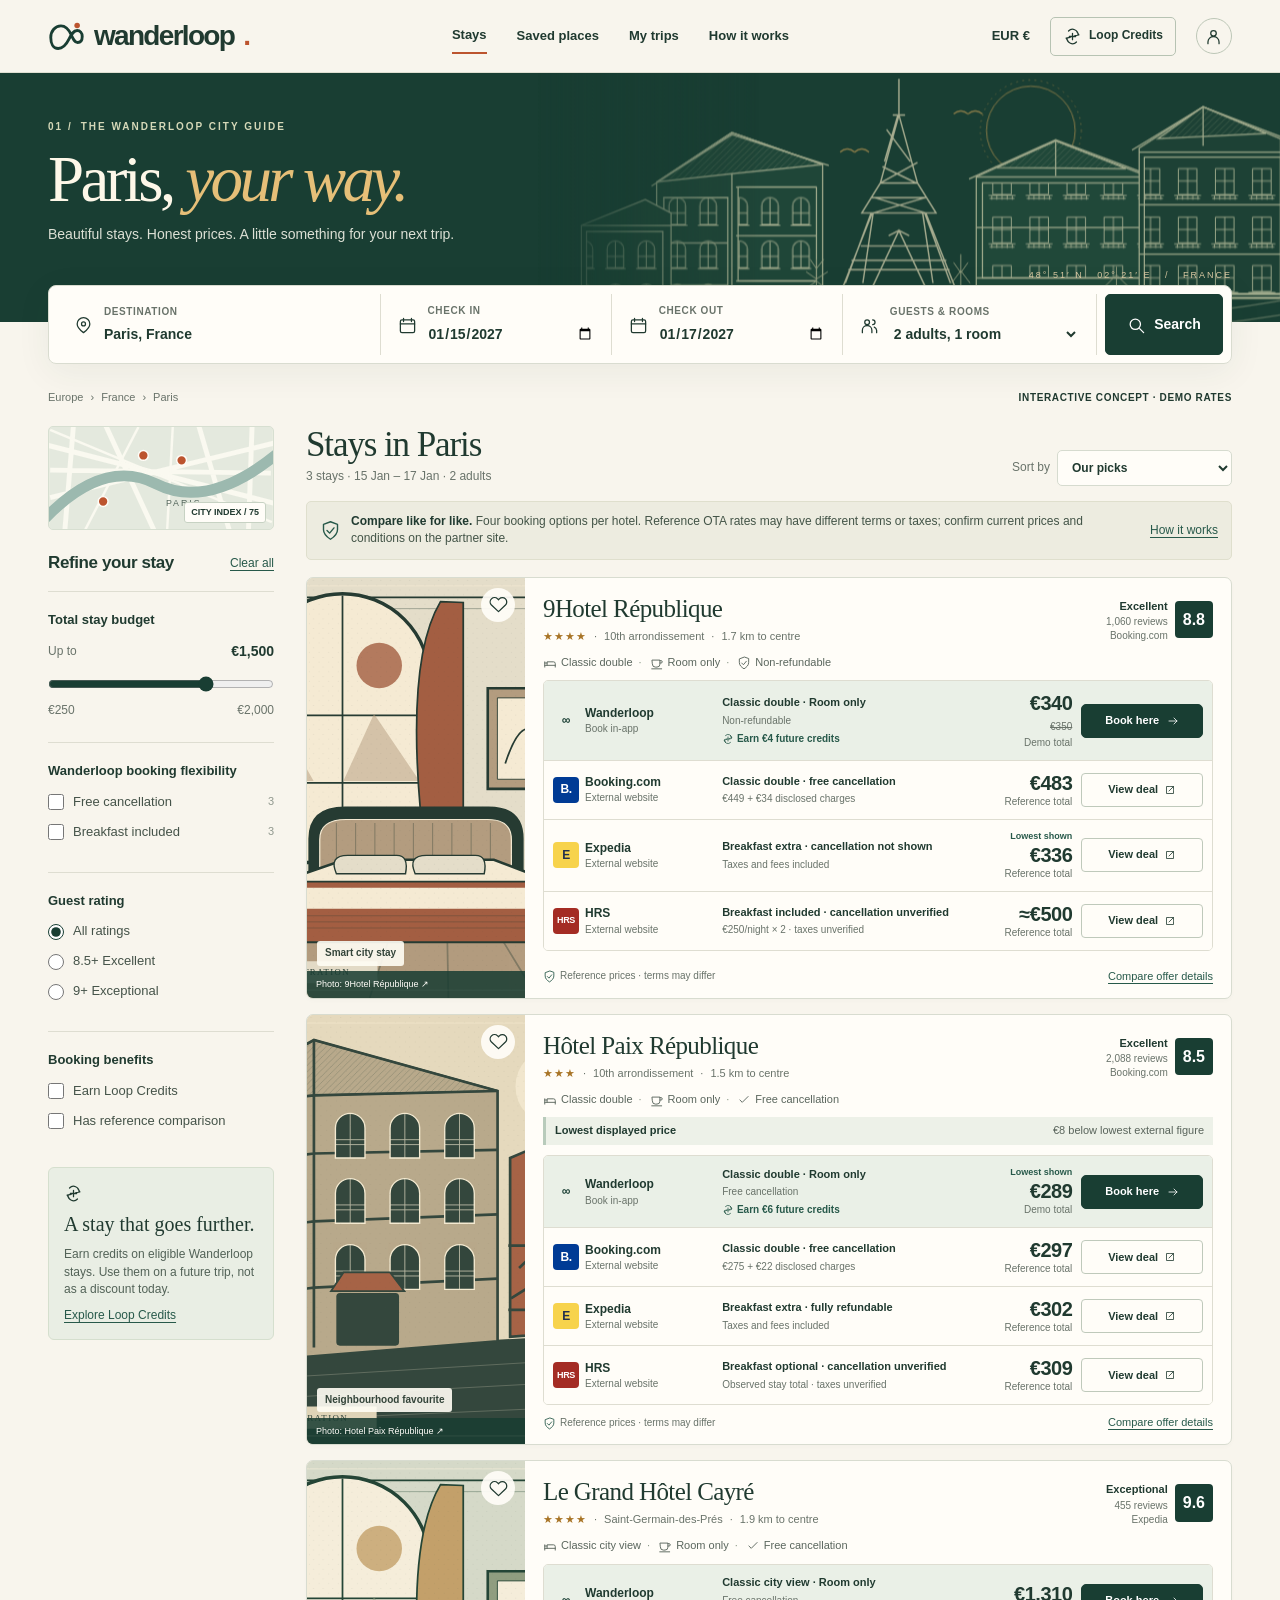
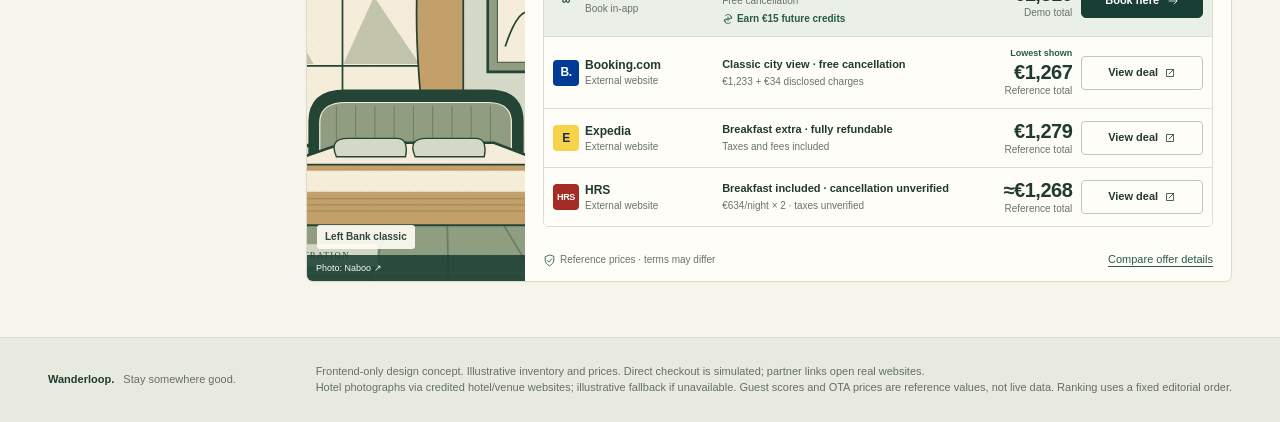
<file: index.html>
<!doctype html>
<html lang="en"><head><meta charset="utf-8"><meta name="viewport" content="width=device-width, initial-scale=1"><meta name="theme-color" content="#183c32"><title>Wanderloop — Stay somewhere good.</title>
<style>
:root{--ink:#203a30;--muted:#69736a;--green:#193e33;--green2:#27594a;--cream:#f8f5ed;--paper:#fffdf8;--line:#deddd1;--orange:#bc542e;--gold:#e8b65c;--sage:#e8ede3;--shadow:0 8px 35px #203a3010;--serif:Georgia,'Times New Roman',serif}*{box-sizing:border-box}body{margin:0;background:var(--cream);color:var(--ink);font-family:Arial,Helvetica,sans-serif;font-size:14px;line-height:1.45}button,input,select{font:inherit}button,a,input,select{ -webkit-tap-highlight-color:transparent}button{cursor:pointer}button:focus-visible,a:focus-visible,input:focus-visible,select:focus-visible{outline:3px solid var(--orange);outline-offset:3px}button{color:inherit}a{color:inherit}svg{display:inline-block;vertical-align:middle;flex-shrink:0}.icon{width:19px;height:19px;stroke:currentColor;fill:none;stroke-width:1.6;stroke-linecap:round;stroke-linejoin:round}.wrap{max-width:1320px;margin:auto;padding:0 48px}.header{background:var(--cream);border-bottom:1px solid #dfdfd2}.nav{height:72px;display:flex;align-items:center;justify-content:space-between;gap:24px}.logo{display:flex;align-items:center;gap:9px;text-decoration:none;font-size:28px;font-weight:800;letter-spacing:-1.7px;line-height:1}.logo-mark{width:37px;height:37px}.logo i{font-style:normal;color:var(--orange)}.navlinks{display:flex;align-items:center;gap:30px}.navlinks button,.plain{border:0;background:none;padding:8px 0;font-size:13px;font-weight:600}.navlinks .active{border-bottom:2px solid var(--orange)}.navright{display:flex;align-items:center;gap:20px}.credit-button{display:flex;align-items:center;gap:7px;background:transparent;border:1px solid #b7c3b3;padding:9px 12px;border-radius:5px;font-weight:600;font-size:12px}.avatar{height:36px;width:36px;border:1px solid #bdc7b7;border-radius:50%;background:transparent;display:grid;place-items:center}.hero{background:var(--green);color:#fdf7e8;position:relative;overflow:hidden}.hero-inner{height:249px;position:relative;display:flex;align-items:center;z-index:1}.hero-copy{position:relative;z-index:2;padding-bottom:31px}.eyebrow{font-size:10px;font-weight:700;text-transform:uppercase;letter-spacing:2px;display:flex;align-items:center;gap:8px}.hero .eyebrow{color:#d5d8b8}.hero h1{font-family:var(--serif);font-weight:400;font-size:65px;letter-spacing:-3.6px;line-height:1.03;margin:12px 0 11px}.hero h1 em{font-weight:400;color:#e6bf78}.hero p{font-size:14px;color:#dce0d5;margin:0}.hero-art{position:absolute;right:0;top:0;width:58%;height:100%;opacity:.86}.hero-index{position:absolute;right:48px;bottom:40px;font-size:9px;text-transform:uppercase;letter-spacing:2px;color:#d9c8a2;z-index:2}.search-wrap{position:relative;margin-top:-37px;z-index:5}.searchbar{background:var(--paper);border:1px solid #d9dcd0;padding:8px;display:grid;grid-template-columns:1.4fr 1fr 1fr 1.1fr auto;border-radius:8px;box-shadow:var(--shadow);gap:0;min-height:79px}.field{display:flex;align-items:center;gap:11px;padding:10px 17px;border-right:1px solid var(--line);min-width:0}.field label{font-size:10px;letter-spacing:.6px;text-transform:uppercase;color:var(--muted);font-weight:700;display:block;margin-bottom:4px}.field input,.field select{background:none;border:none;color:var(--ink);font-weight:600;width:100%;min-width:0;padding:0;font-size:14px;outline:none}.field-content{width:100%;min-width:0}.field input[type=date]{color-scheme:light}.search-button,.primary{border:1px solid var(--green);background:var(--green);color:white;border-radius:5px;padding:12px 20px;font-weight:600;display:inline-flex;align-items:center;justify-content:center;gap:8px}.search-button{margin-left:8px;min-width:118px}.search-button:hover,.primary:hover{background:#30614d}.main{padding-top:26px;padding-bottom:55px}.breadcrumb{display:flex;align-items:center;gap:7px;color:var(--muted);font-size:11px;margin-bottom:20px}.breadcrumb a{text-decoration:none}.breadcrumb span:last-child{color:var(--ink);font-weight:600}.layout{display:grid;grid-template-columns:226px minmax(0,1fr);gap:32px}.sidebar{align-self:start}.side-title{display:flex;align-items:center;justify-content:space-between;margin:0 0 15px}.side-title h2{font-size:17px;margin:0;letter-spacing:-.4px}.link{border:0;background:none;text-decoration:underline;text-underline-offset:3px;font-size:12px;color:var(--green2);padding:0}.filter-block{padding:19px 0;border-top:1px solid var(--line)}.filter-block h3{font-size:13px;margin:0 0 12px}.filter-block label.check{display:flex;gap:9px;align-items:center;margin:11px 0;font-size:13px;color:#455349;cursor:pointer}.check input{accent-color:var(--green);width:16px;height:16px;margin:0}.check .count{margin-left:auto;color:#90988e;font-size:11px}.range-label{display:flex;align-items:center;justify-content:space-between;font-size:12px;color:var(--muted);margin-bottom:4px}.range-label strong{color:var(--ink);font-size:14px}input[type=range]{width:100%;accent-color:var(--green);margin:10px 0}.side-note{background:#e9eee4;border:1px solid #d5dfce;padding:15px;border-radius:6px;margin-top:6px}.side-note h4{font-family:var(--serif);font-size:20px;font-weight:400;margin:7px 0}.side-note p{font-size:12px;margin:5px 0;color:#526257}.map-art{border:1px solid #d7dfd1;background:#e8ece0;border-radius:5px;height:104px;position:relative;overflow:hidden;display:grid;place-items:center;margin:0 0 21px}.map-art svg{position:absolute;width:100%;height:100%}.map-caption{position:absolute;bottom:6px;right:7px;background:var(--paper);font-size:9px;font-weight:600;border:1px solid #c7d2c3;padding:3px 6px;border-radius:3px}.results-head{display:flex;justify-content:space-between;align-items:flex-end;gap:15px;margin-bottom:15px}.results-head h2{font-family:var(--serif);font-weight:400;font-size:35px;letter-spacing:-1.1px;line-height:1.1;margin:0 0 4px}.results-head p{font-size:12px;margin:0;color:var(--muted)}.sort{display:flex;align-items:center;gap:7px;white-space:nowrap;font-size:12px;color:var(--muted)}.sort select{background:var(--paper);border:1px solid #d6dbcf;padding:9px 26px 9px 10px;border-radius:5px;color:var(--ink);font-weight:600}.notice{background:#edece0;border:1px solid #dfdfcd;border-radius:5px;padding:11px 13px;display:flex;align-items:center;gap:10px;color:#435447;font-size:12px;margin-bottom:17px}.notice .icon{color:var(--green2);width:21px;height:21px}.notice strong{color:var(--ink)}.notice button{margin-left:auto;white-space:nowrap}.hotel-list{display:grid;gap:15px}.hotel{display:grid;grid-template-columns:218px minmax(0,1fr);background:var(--paper);border:1px solid #d8dcd0;border-radius:7px;overflow:hidden;box-shadow:0 2px 5px #203a3005}.hotel-photo{position:relative;min-height:258px;background:#dfd9c5}.hotel-photo img{width:100%;height:100%;position:absolute;inset:0;object-fit:cover;filter:saturate(.86)}.photo-label{position:absolute;bottom:10px;left:10px;padding:5px 8px;background:#fffdf5e8;color:#334439;font-size:10px;border-radius:3px;font-weight:600}.save{position:absolute;right:10px;top:10px;border:0;background:#fffdf8ed;border-radius:50%;width:34px;height:34px;display:grid;place-items:center}.save.saved .icon{fill:var(--orange);stroke:var(--orange)}.hotel-body{min-width:0;padding:17px 18px 13px;display:flex;flex-direction:column;gap:10px}.hotel-top{display:flex;justify-content:space-between;gap:8px;align-items:flex-start}.hotel-name{font-family:var(--serif);font-size:25px;line-height:1.12;font-weight:400;letter-spacing:-.6px;margin:0 0 6px}.hotel-meta{display:flex;align-items:center;flex-wrap:wrap;gap:7px;color:var(--muted);font-size:11px}.stars{color:#a87426;letter-spacing:1px;font-size:11px}.review{display:flex;align-items:center;gap:7px;text-align:right;white-space:nowrap}.review small{font-size:10px;color:var(--muted);display:block}.review b{font-size:11px}.score{background:var(--green);color:white;border-radius:4px;padding:7px 8px;font-size:16px;font-weight:700}.terms{display:flex;flex-wrap:wrap;gap:6px;align-items:center;font-size:11px;color:#5a665d}.terms span{display:inline-flex;align-items:center;gap:4px}.terms .icon{height:14px;width:14px}.terms span+span:before{content:'·';margin-right:4px;color:#8b9988}.offers{display:grid;grid-template-columns:1.13fr 1fr;gap:8px}.offer{padding:11px 12px;border:1px solid #d9ddd1;border-radius:5px;min-width:0}.offer.direct{background:#eaf0e7;border-color:#b8cbbb}.offer-brand{display:flex;align-items:center;gap:6px;font-size:11px;font-weight:700;white-space:nowrap}.mini-mark{width:16px;height:16px;display:inline-grid;place-items:center;color:var(--green);font-size:15px;font-weight:900}.offer-brand .external-icon{margin-left:auto;width:13px;height:13px;color:#77847b}.offer-price{display:flex;align-items:baseline;gap:7px;margin:2px 0 1px}.offer-price strong{font-size:26px;letter-spacing:-1.1px;line-height:1.2}.offer-price del{font-size:11px;color:#68776a}.offer-price span{font-size:10px;color:var(--muted)}.earn{font-size:11px;display:flex;align-items:center;gap:4px;color:#3e5b40;font-weight:600;min-height:21px}.earn .icon{width:13px;height:13px}.offer .primary,.offer .secondary{width:100%;padding:8px 6px;margin-top:7px;font-size:11px;white-space:nowrap;min-height:33px}.secondary{border:1px solid #bfc9bb;background:transparent;border-radius:4px;font-weight:600;display:inline-flex;justify-content:center;align-items:center;gap:6px}.secondary:hover{background:#f1f3eb}.offer .secondary .icon,.offer .primary .icon{width:13px;height:13px}.hotel-bottom{display:flex;justify-content:space-between;align-items:center;gap:8px;font-size:10px;color:var(--muted);margin-top:auto}.hotel-bottom button{font-size:11px}.equiv{display:flex;align-items:center;gap:4px}.equiv .icon{width:13px;height:13px;color:var(--green2)}.demo-label{font-size:10px;letter-spacing:.65px;font-weight:700;color:#96714c;text-transform:uppercase}.footer{background:#e9eadf;border-top:1px solid var(--line);padding:26px 0;color:#647065;font-size:11px}.footer .wrap{display:flex;justify-content:space-between;gap:20px;align-items:center}.footer strong{color:var(--ink)}.modal-overlay{position:fixed;inset:0;z-index:40;background:#112a24a8;display:none;align-items:center;justify-content:center;padding:20px;backdrop-filter:blur(3px)}.modal-overlay.open{display:flex}.modal{background:var(--paper);width:min(630px,100%);max-height:90vh;overflow:auto;border-radius:9px;border:1px solid var(--line);box-shadow:0 15px 65px #0003;padding:25px;position:relative}.close{position:absolute;top:15px;right:15px;background:transparent;border:1px solid var(--line);border-radius:50%;width:34px;height:34px;display:grid;place-items:center}.modal h2{font-family:var(--serif);font-weight:400;font-size:32px;margin:0 32px 12px 0;letter-spacing:-.6px}.modal p{color:var(--muted)}.modal table{width:100%;border-collapse:collapse;margin:18px 0;font-size:12px}.modal th,.modal td{border-bottom:1px solid var(--line);text-align:left;padding:10px 7px;vertical-align:top}.modal th{background:var(--sage)}.modal .primary{margin-top:8px}.modal .fine{font-size:11px;line-height:1.5}.empty{text-align:center;border:1px dashed #b7c3b2;padding:50px 15px;background:var(--paper);border-radius:7px}.empty h3{font-family:var(--serif);font-size:25px;font-weight:400}.mobile-filter{display:none}.toast{position:fixed;right:25px;bottom:25px;background:var(--green);color:white;padding:13px 20px;border-radius:5px;z-index:70;box-shadow:var(--shadow);opacity:0;pointer-events:none;transition:opacity .2s}.toast.on{opacity:1}.skip{position:absolute;left:-1000px}.skip:focus{left:10px;top:5px;z-index:100;background:white;padding:10px}.tag{font-size:10px;padding:3px 6px;background:#f3e3d1;color:#96562a;border-radius:3px;font-weight:700}.credit-pill{color:#395e48}.mobile-only{display:none}
@media(min-width:1450px){.wrap{max-width:1400px}.hotel{grid-template-columns:247px minmax(0,1fr)}.hotel-photo{min-height:273px}}@media(max-width:1120px){.wrap{padding:0 28px}.layout{grid-template-columns:195px minmax(0,1fr);gap:20px}.hotel{grid-template-columns:173px minmax(0,1fr)}.hotel-body{padding:14px}.hotel-name{font-size:23px}.field{padding:10px 11px}.navlinks{gap:18px}.hero h1{font-size:58px}.hero-art{width:55%}.hero-index{right:28px}}@media(max-width:850px){.navlinks{display:none}.nav{height:61px}.logo{font-size:25px}.logo-mark{width:32px;height:32px}.hero-inner{height:215px}.hero h1{font-size:49px;letter-spacing:-2.2px}.hero-art{width:65%;opacity:.45}.hero-index{display:none}.searchbar{grid-template-columns:1fr 1fr;gap:0;min-height:0}.field{border-bottom:1px solid var(--line);padding:12px}.field:nth-child(2),.field:nth-child(4){border-right:none}.search-button{grid-column:span 2;margin:8px 0 0}.layout{grid-template-columns:1fr}.sidebar{display:none}.sidebar.open{display:block;background:var(--paper);border:1px solid var(--line);padding:18px;border-radius:6px}.map-art{display:none}.mobile-filter{display:inline-flex;gap:5px;align-items:center;border:1px solid var(--line);background:var(--paper);padding:9px;border-radius:5px}.results-head{align-items:center}.hotel{grid-template-columns:200px minmax(0,1fr)}.hotel-photo{min-height:248px}.breadcrumb{margin-bottom:15px}.main{padding-top:20px}.navright{gap:9px}.hero-copy{padding-bottom:28px}.credit-button{padding:8px}.navright .plain{display:none}}@media(max-width:560px){.wrap{padding:0 16px}.main{padding-top:20px;padding-bottom:30px}.logo{font-size:23px;letter-spacing:-1.4px}.logo-mark{width:30px}.navright{gap:7px}.credit-button{font-size:10px;padding:7px 6px}.avatar{width:31px;height:31px}.hero-inner{height:196px}.hero h1{font-size:42px;margin:10px 0;letter-spacing:-1.8px}.hero p{font-size:12px;max-width:255px}.eyebrow{font-size:9px;letter-spacing:1.5px}.hero-art{right:-20%;width:100%;opacity:.32}.field{gap:6px;padding:10px 8px}.field>.icon,.field>span .icon{width:16px}.field input,.field select{font-size:12px}.field label{font-size:9px}.search-wrap{margin-top:-32px}.results-head{flex-wrap:wrap;gap:9px}.results-head h2{font-size:30px}.sort{margin-left:auto}.sort>span{display:none}.sort select{max-width:160px}.notice{font-size:11px;align-items:flex-start}.notice button{font-size:10px;white-space:nowrap;align-self:center}.hotel{grid-template-columns:1fr}.hotel-photo{height:205px;min-height:0}.hotel-body{padding:14px 12px}.hotel-name{font-size:24px}.hotel-bottom{align-items:flex-start}.offer{padding:10px 8px}.offer-price strong{font-size:24px}.offer-price span{font-size:9px}.offer-brand{font-size:10px}.earn{font-size:10px}.hotel-top{gap:10px}.review{gap:5px}.review small{font-size:9px}.review b{font-size:10px}.footer .wrap{display:block}.footer .wrap>div+div{margin-top:10px}.modal{padding:19px}.modal table{font-size:11px}.modal th,.modal td{padding:8px 4px}.modal h2{font-size:28px}.mobile-only{display:inline}.desktop-only{display:none}}
 .partner-row{display:flex;justify-content:space-between;align-items:center;gap:10px;border-top:1px solid var(--line);padding-top:10px;margin-top:7px;font-size:11px;color:var(--muted)}.partner-links{display:flex;flex-wrap:wrap;align-items:center;gap:6px}.partner-link{display:inline-flex;align-items:center;gap:4px;padding:5px 7px;border:1px solid var(--line);border-radius:4px;text-decoration:none;color:var(--green);font-size:11px;font-weight:600;background:var(--paper)}.partner-link:hover{background:var(--sage);border-color:var(--green)}.partner-link .icon{width:11px;height:11px}a.secondary{text-decoration:none;cursor:pointer}@media(max-width:650px){.partner-row{align-items:flex-start;flex-direction:column;gap:5px}.partner-links{width:100%}}
/* A compact, editorial four-provider rate board. */
.hotel{grid-template-columns:218px minmax(0,1fr)}
.hotel-photo{min-height:420px}
.hotel-photo img{filter:none;object-position:center}
.photo-source{position:absolute;left:0;right:0;bottom:0;background:#183c32d9;color:#fffdf8;font-size:9px;line-height:1.4;padding:7px 9px;text-decoration:none;overflow-wrap:anywhere}
.photo-label{bottom:32px}
.rate-scenario{display:flex;justify-content:space-between;align-items:center;flex-wrap:wrap;gap:4px 12px;font-size:11px;border-left:3px solid #b8cbbb;padding:6px 9px;background:#edf1e8}
.rate-scenario.near{border-color:#c6a36b;background:#f5eedc}.rate-scenario.high{border-color:#bc542e;background:#f9eee6}.rate-scenario span{color:#59645b}
.rate-list{border:1px solid var(--line);border-radius:5px;overflow:hidden}
.rate-row{display:grid;grid-template-columns:minmax(104px,1fr) minmax(112px,1.45fr) minmax(74px,.68fr) minmax(81px,.76fr);align-items:center;gap:9px;padding:10px 9px;border-top:1px solid var(--line);background:var(--paper)}
.rate-row:first-child{border-top:0}.rate-row.direct-rate{background:#eaf0e7}
.rate-provider{display:flex;align-items:center;gap:6px;min-width:0}.rate-provider>div{min-width:0}.rate-provider strong{font-size:12px;display:block;overflow-wrap:anywhere}
.rate-row small{display:block;font-size:10px;color:var(--muted);line-height:1.4}
.provider-mark,.rate-provider .mini-mark{width:26px;height:26px;display:grid;place-items:center;flex-shrink:0;border-radius:4px;font-size:12px;font-weight:800;letter-spacing:-.4px}
.booking-mark{background:#003b95;color:#fff}.expedia-mark{background:#f7d34c;color:#22304d}.hrs-mark{background:#a42c24;color:#fff;font-size:9px}
.rate-terms b{font-size:11px;font-weight:600;line-height:1.4;display:block}.rate-terms small{margin-top:3px}
.rate-credit{color:var(--green2);font-weight:700;font-size:10px;display:block;margin-top:4px}.rate-credit .icon{width:12px;height:12px}
.rate-price{text-align:right;min-width:0}.rate-price strong{display:block;font-size:20px;line-height:1.2;letter-spacing:-.5px;white-space:nowrap}.rate-price del{font-size:10px;color:var(--muted)}
.rate-low{font-size:9px;font-weight:700;color:var(--green2);display:block}.rate-cta{padding:8px 5px;min-height:34px;font-size:11px;white-space:nowrap;width:100%;text-align:center}.rate-cta .icon{width:12px;height:12px}
.modal:has(.rate-list){width:min(820px,100%)}
@media(max-width:1150px){.hotel{grid-template-columns:185px minmax(0,1fr)}.rate-row{grid-template-columns:minmax(80px,1fr) minmax(93px,1.2fr) minmax(64px,.8fr) minmax(72px,.8fr);gap:6px;padding:9px 7px}.rate-provider{gap:4px}.provider-mark,.rate-provider .mini-mark{width:20px;height:20px}.rate-provider strong{font-size:11px}.rate-price strong{font-size:18px}}
@media(max-width:950px){.hotel{grid-template-columns:1fr}.hotel-photo{height:240px;min-height:0}.hotel-photo img{object-position:center 47%}}
@media(max-width:500px){.rate-row{grid-template-columns:minmax(0,1fr) auto;gap:5px 10px;padding:12px}.rate-provider{grid-column:1;grid-row:1}.rate-price{grid-column:2;grid-row:1}.rate-terms{grid-column:1;grid-row:2}.rate-cta{grid-column:2;grid-row:2;align-self:end;min-width:82px}.rate-price strong{font-size:22px}.rate-provider strong{font-size:13px}.hotel-photo{height:205px}.rate-scenario{font-size:10px}}
</style><link rel="stylesheet" href="checkout.css"><link rel="icon" type="image/svg+xml" href="data:image/svg+xml,%3Csvg%20xmlns%3D%22http%3A%2F%2Fwww.w3.org%2F2000%2Fsvg%22%20viewBox%3D%220%200%2048%2048%22%20fill%3D%22none%22%3E%3Crect%20x%3D%220%22%20y%3D%220%22%20width%3D%2248%22%20height%3D%2248%22%20rx%3D%2210%22%20fill%3D%22%23f8f5ed%22%2F%3E%3Cg%20transform%3D%22translate(4%204)%22%3E%3Cpath%20d%3D%22M3%2021c0-7%204.7-12.5%2011-12.5%205.5%200%208.7%204.4%2011%209.5%202.2%204.8%203.8%208.5%207%208.5%203%200%205-2.5%205-6.5s-2.4-6.5-5.5-6.5c-4%200-6.1%204-9%209.7C19%2030.4%2015.8%2033%2011%2033%205.6%2033%203%2027.5%203%2021Z%22%20stroke%3D%22%23193e33%22%20stroke-width%3D%223.1%22%20stroke-linecap%3D%22round%22%2F%3E%3Ccircle%20cx%3D%2231.5%22%20cy%3D%228%22%20r%3D%223%22%20fill%3D%22%23bc542e%22%2F%3E%3C%2Fg%3E%3C%2Fsvg%3E"></head><body>
<a class="skip" href="#results">Skip to hotel results</a>
<header class="header"><div class="wrap nav"><a class="logo" href="#" aria-label="Wanderloop home"><svg class="logo-mark" viewBox="0 0 40 40" fill="none"><path d="M3 21c0-7 4.7-12.5 11-12.5 5.5 0 8.7 4.4 11 9.5 2.2 4.8 3.8 8.5 7 8.5 3 0 5-2.5 5-6.5s-2.4-6.5-5.5-6.5c-4 0-6.1 4-9 9.7C19 30.4 15.8 33 11 33 5.6 33 3 27.5 3 21Z" stroke="#193e33" stroke-width="3.1" stroke-linecap="round"/><circle cx="31.5" cy="8" r="3" fill="#bc542e"/></svg>wanderloop<i>.</i></a><nav class="navlinks" aria-label="Main navigation"><button class="active" data-action="stays">Stays</button><button data-action="saved">Saved places <span id="savedCount"></span></button><button data-action="how">How it works</button></nav><div class="navright"><button class="plain" data-action="currency">EUR €</button><button class="credit-button" data-action="credits"><span id="creditIcon"></span> Loop Credits</button><button class="avatar" aria-label="Open account" data-action="account"><span id="userIcon"></span></button></div></div></header>
<section class="hero"><div class="wrap hero-inner"><div class="hero-copy"><div class="eyebrow"><span>01 /</span> THE WANDERLOOP CITY GUIDE</div><h1>Paris, <em>your way.</em></h1><p>Beautiful stays. Honest prices. A little something for your next trip.</p></div><svg class="hero-art" viewBox="0 0 720 260" preserveAspectRatio="xMidYMid slice" xmlns="http://www.w3.org/2000/svg" aria-hidden="true"><defs><pattern id="hatch" width="6" height="6" patternUnits="userSpaceOnUse"><path d="M0 6L6 0" stroke="#c7c79e" stroke-width=".45" opacity=".55"/></pattern><pattern id="windows" width="30" height="42" patternUnits="userSpaceOnUse"><path d="M7 30V12a8 8 0 0 1 16 0v18zM15 5v25M7 19h16M5 31h20" fill="none" stroke="#d7d6b0" stroke-width="1"/></pattern><pattern id="tallwin" width="36" height="47" patternUnits="userSpaceOnUse"><path d="M9 33V8h18v25zM18 8v25M9 20h18M5 34h26M6 37h24M8 34v4m5-4v4m5-4v4m5-4v4m5-4v4" fill="none" stroke="#d7d6b0" stroke-width=".9"/></pattern><linearGradient id="fade"><stop stop-color="#193e33"/><stop offset=".30" stop-color="#193e33" stop-opacity="0"/></linearGradient></defs><g fill="none" stroke="#d7d6b0" stroke-width="1.2" opacity=".85"><circle cx="478" cy="65" r="43" stroke="#d5a659" stroke-width=".8"/><circle cx="478" cy="65" r="49" stroke="#d5a659" stroke-width=".5" stroke-dasharray="2 4"/><path d="M0 225 Q190 216 350 234T720 216M0 239Q190 227 350 246T720 230M0 252Q190 241 350 259T720 244" opacity=".5"/><path d="M350 15v35m-6 0h12m-6 0L332 116l-18 29h72l-18-29-18-66M332 116h36M323 130h54M314 145h72M324 145l-32 81h28l30-64 30 64h28l-32-81M304 191h92m-95 9h98M313 177h74M338 64l23 31m-12-45-13 45m-4 21 36-20m-34 4 33 16m-42 29 51-15m-50 0 50 15M323 145l-25 68m27-68-10 68m60-68 25 68m-27-68 10 68M340 167l10-5 10 5" stroke="#dfd8b5" stroke-width="1.4"/><path d="M115 115l73-48 88 31v127H115z" fill="#244a3c"/><path d="M115 115l73-48 88 31-88 9z" fill="url(#hatch)"/><path d="M110 119l78-50 94 30M188 107v117M123 130h61m8-10h78M123 174h61m8-7h78M123 216h61m8-5h78"/><path d="M122 130h62v85h-62zM194 120h76v91h-76z" fill="url(#windows)"/><path d="M425 110l77-35 88 34v115H425z" fill="#254c3d"/><path d="M418 112l84-38 96 36M502 74v35M425 110h165M425 159h165M425 208h165"/><path d="M431 116h154v92H431z" fill="url(#tallwin)"/><path d="M445 101l57-26 68 27z" fill="url(#hatch)"/><path d="M583 82l62-40 75 31v154H583z" fill="#214437"/><path d="M576 84l69-42 78 30M645 42v38M583 86h137M583 137h137M583 185h137"/><path d="M588 91h132v133H588z" fill="url(#tallwin)"/><path d="M601 73l44-31 61 26z" fill="url(#hatch)"/><path d="M42 157l62-25 25 13v82H42z" fill="#244a3c"/><path d="M42 157h87M47 163h74v64H47z" fill="url(#windows)"/><path d="M0 223h720M0 228h720"/><g stroke="#c1c19b" stroke-width=".9"><path d="M270 220v-30m-12 30 12-9 11 9m-21-18 10 7 11-7m-17-12 6 9 7-9M410 223v-38m-9 28 9-12 9 12m-16-20 7 10 7-10M561 224v-27m-11 19 11-11 11 11"/></g><path d="M293 86q7-6 14 0m0 0q7-6 14 0M403 49q7-6 14 0m0 0q7-6 14 0" stroke="#d5a659"/></g><rect x="0" y="0" width="720" height="260" fill="url(#fade)"/></svg><div class="hero-index">48° 51′ N &nbsp; 02° 21′ E &nbsp; / &nbsp; FRANCE</div></div></section>
<div class="wrap search-wrap"><form class="searchbar" id="searchForm"><div class="field"><span data-icon="pin"></span><div class="field-content"><label for="destination">Destination</label><input id="destination" list="destinations" value="Paris, France" required autocomplete="off"><datalist id="destinations"><option value="Paris, France"><option value="9Hotel République"><option value="Paix République"><option value="Le Grand Hôtel Cayré"></datalist></div></div><div class="field"><span data-icon="calendar"></span><div class="field-content"><label for="checkin">Check in</label><input id="checkin" type="date" value="2027-01-15" required></div></div><div class="field"><span data-icon="calendar"></span><div class="field-content"><label for="checkout">Check out</label><input id="checkout" type="date" value="2027-01-17" required></div></div><div class="field"><span data-icon="users"></span><div class="field-content"><label for="guests">Guests & rooms</label><select id="guests"><option value="2">2 adults, 1 room</option><option value="1">1 adult, 1 room</option><option value="3">3 adults, 1 room</option><option value="4">4 adults, 2 rooms</option></select></div></div><button class="search-button" type="submit"><span data-icon="search"></span> Search</button></form></div>
<main class="wrap main" id="results"><div class="breadcrumb"><a href="#">Europe</a><span>›</span><span>France</span><span>›</span><span>Paris</span><span style="margin-left:auto" class="demo-label">Interactive concept · demo rates</span></div><div class="layout"><aside class="sidebar" id="sidebar"><div class="map-art" aria-label="Decorative Paris street-map illustration"><svg viewBox="0 0 226 104"><rect width="226" height="104" fill="#e4e9de"/><g stroke="#faf9f0" stroke-width="5" fill="none"><path d="M-5 18L237 80M0 72L230 16M55-5L109 112M149-10L184 110M24-5L15 105M206-5L202 110M0 44L225 47"/><path d="M0 3L226 97M90 0L33 110M125 0L119 110" stroke-width="2.5"/></g><path d="M-5 93Q55 31 108 58T232 27" stroke="#9cb9af" stroke-width="11" fill="none"/><g fill="#bc542e" stroke="#fffdf8" stroke-width="1.5"><circle cx="95" cy="29" r="5"/><circle cx="134" cy="34" r="5"/><circle cx="54" cy="76" r="5"/></g><text x="118" y="81" font-size="9" fill="#54675c" letter-spacing="2">PARIS</text></svg><span class="map-caption">CITY INDEX / 75</span></div><div class="side-title"><h2>Refine your stay</h2><button class="link" id="resetFilters">Clear all</button></div><div class="filter-block"><h3>Total stay budget</h3><div class="range-label"><span>Up to</span><strong id="budgetLabel">€1,500</strong></div><input type="range" id="budget" min="250" max="2000" step="25" value="1500" aria-label="Maximum total stay price"><div class="range-label"><span>€250</span><span id="budgetMax">€2,000</span></div></div><div class="filter-block"><h3>Wanderloop booking flexibility</h3><label class="check"><input type="checkbox" id="flexible"> Free cancellation <span class="count">3</span></label><label class="check"><input type="checkbox" id="breakfast"> Breakfast included <span class="count">3</span></label></div><div class="filter-block"><h3>Guest rating</h3><label class="check"><input type="radio" name="rating" value="0" checked> All ratings</label><label class="check"><input type="radio" name="rating" value="8.5"> 8.5+ Excellent</label><label class="check"><input type="radio" name="rating" value="9"> 9+ Exceptional</label></div><div class="filter-block"><h3>Booking benefits</h3><label class="check"><input type="checkbox" id="reward"> Earn Loop Credits</label><label class="check"><input type="checkbox" id="matched"> Has reference comparison</label></div><div class="side-note"><span data-icon="loop"></span><h4>A stay that goes further.</h4><p>Earn credits on eligible Wanderloop stays. Use them on a future trip, not as a discount today.</p><button class="link" data-action="credits">Explore Loop Credits</button></div></aside><section class="results"><div class="results-head"><div><h2 id="resultTitle">Stays in Paris</h2><p id="resultSubtitle">3 stays · 15–17 January · 2 adults</p></div><button class="mobile-filter" id="mobileFilter" aria-expanded="false"><span data-icon="filter"></span> Filters</button><label class="sort"><span>Sort by</span><select id="sort"><option value="recommended">Our picks</option><option value="price">Lowest total price</option><option value="rating">Highest guest rating</option><option value="credits">Most Loop Credits</option></select></label></div><div class="notice"><span data-icon="shield"></span><div><strong>Compare like for like.</strong> Four booking options per hotel. Reference OTA rates may have different terms or taxes; confirm current prices and conditions on the partner site.</div><button class="link" data-action="how">How it works</button></div><div class="hotel-list" id="hotelList" aria-live="polite"></div></section></div></main>
<footer class="footer"><div class="wrap"><div><strong>Wanderloop.</strong> &nbsp; Stay somewhere good.</div><div>Frontend-only design concept. Illustrative inventory and prices. Direct checkout is simulated; partner links open real websites.<br>Hotel photographs via credited hotel/venue websites; illustrative fallback if unavailable. Guest scores and OTA prices are reference values, not live data. Ranking uses a fixed editorial order.</div></div></footer>
<div class="modal-overlay" id="overlay"><section class="modal" role="dialog" aria-modal="true" aria-labelledby="modalTitle"><button class="close" id="closeModal" aria-label="Close dialog"><span data-icon="x"></span></button><div id="modalContent"></div></section></div><div class="toast" id="toast" role="status"></div>
<script>
const paths={pin:'<path d="M20 10c0 5-8 11-8 11S4 15 4 10a8 8 0 1 1 16 0Z"/><circle cx="12" cy="10" r="2.5"/>',calendar:'<rect x="3" y="5" width="18" height="16" rx="2"/><path d="M7 3v4m10-4v4M3 10h18"/>',users:'<circle cx="9" cy="8" r="3"/><path d="M3 21v-3a6 6 0 0 1 12 0v3M16 5a3 3 0 0 1 0 6m2 3a5 5 0 0 1 3 4v3"/>',search:'<circle cx="10.5" cy="10.5" r="6.5"/><path d="m16 16 5 5"/>',heart:'<path d="M20.8 4.9a5.5 5.5 0 0 0-7.8 0L12 6l-1.1-1.1a5.5 5.5 0 0 0-7.8 7.8L12 21l8.8-8.3a5.5 5.5 0 0 0 0-7.8Z"/>',user:'<circle cx="12" cy="8" r="3.5"/><path d="M5 21v-2a7 7 0 0 1 14 0v2"/>',loop:'<path d="M7 5a7 7 0 0 1 12 5m-2-5 3 5-5 1M17 19A7 7 0 0 1 5 14m2 5-3-5 5-1"/><path d="M12 8v8m-4-4h8"/>',shield:'<path d="M12 2 4 5v6c0 5 3.5 8 8 11 4.5-3 8-6 8-11V5z"/><path d="m8 12 3 3 5-6"/>',check:'<path d="m5 12 4 4L19 6"/>',external:'<path d="M13 5h6v6m0-6-9 9M19 13v6H5V5h6"/>',arrow:'<path d="M4 12h16m-6-6 6 6-6 6"/>',bed:'<path d="M3 19v-9m18 9v-6a3 3 0 0 0-3-3H7v6m-4 0h18M3 12h4"/>',coffee:'<path d="M4 7h13v7a5 5 0 0 1-5 5H9a5 5 0 0 1-5-5zM17 8h2a2 2 0 1 1 0 4h-2M3 22h17"/>',filter:'<path d="M3 6h18M6 12h12m-9 6h6"/>',x:'<path d="m6 6 12 12M18 6 6 18"/>'};
const icon=n=>`<svg class="icon" viewBox="0 0 24 24" aria-hidden="true">${paths[n]||''}</svg>`;document.querySelectorAll('[data-icon]').forEach(e=>e.innerHTML=icon(e.dataset.icon));document.getElementById('creditIcon').innerHTML=icon('loop');document.getElementById('userIcon').innerHTML=icon('user');
const hotels=[{id:'republique',name:'9Hotel République',area:'10th arrondissement',distance:'1.7 km to centre',stars:4,rating:8.8,reviews:'1,060',direct:350,discount:10,credit:4,external:336,partner:'Expedia',room:'Classic double',flex:false,breakfast:false,alternate:{price:400,breakfast:true,flex:true},label:'Smart city stay',photo:'https://www.9-hotel-republique-paris.fr/hapidam/39e038ad-a72d-4884-840b-6a4a6f59bcc4/9hotel-republique-chambre-classique-3_BD.jpg.jpg?size=lg',fallback:'assets/republique.svg',aliases:'9hotel 9 hotel republique république'},{id:'paix',name:'Hôtel Paix République',area:'10th arrondissement',distance:'1.5 km to centre',stars:3,rating:8.5,reviews:'2,088',direct:289,discount:0,credit:6,external:297,partner:'Booking.com',room:'Classic double',flex:true,breakfast:false,label:'Neighbourhood favourite',photo:'https://www.hotel-paix-republique.fr/cache/img/937bac1fc72a277d4bec58fe9bf1049be2822622-148498-1920-1080-auto.JPG?q=1741177552',fallback:'assets/paix.svg',aliases:'the originals city hotel paix republique république',alternate:{price:335,breakfast:true,flex:true}},{id:'cayre',name:'Le Grand Hôtel Cayré',area:'Saint-Germain-des-Prés',distance:'1.9 km to centre',stars:4,rating:9.6,reviews:'455',direct:1310,discount:0,credit:15,external:1267,partner:'Booking.com',room:'Classic city view',flex:true,breakfast:false,label:'Left Bank classic',photo:'https://wome-houses-prod.s3.eu-west-3.amazonaws.com/a5d93169-8d5b-499b-8348-6c763aaf9bcc.jpeg',fallback:'assets/cayre.svg',aliases:'miiro le grand hotel cayre cayré',alternate:{price:1360,breakfast:true,flex:true}}];
const $=id=>document.getElementById(id);let saved=new Set();try{saved=new Set(JSON.parse(localStorage.getItem('wanderloop-saved')||'[]'))}catch{}let savedOnly=false,query='Paris, France',nights=2,guests=2,rooms=1,ci='2027-01-15',co='2027-01-17',lastFocus=null;const money=n=>'€'+Math.round(n).toLocaleString('en-IE');const factor=()=>nights/2*rooms;const cost=(h,kind)=>Math.round((kind==='external'?h.external:kind==='base'?h.direct:h.direct-h.discount)*factor());const credits=h=>Math.round(h.credit*factor());const normalize=s=>s.toLowerCase().normalize('NFD').replace(/[\u0300-\u036f]/g,'');const labelDate=d=>new Date(d+'T12:00:00').toLocaleDateString('en-GB',{day:'numeric',month:'short'});const getChoice=h=>{const needsFlex=$('flexible').checked,needsBreakfast=$('breakfast').checked;if((needsFlex&&!h.flex)||(needsBreakfast&&!h.breakfast)){return h.alternate?{...h,external:null,direct:h.alternate.price,discount:0,credit:0,room:h.room,flex:h.alternate.flex,breakfast:h.alternate.breakfast,alternative:true}:null}return h};

const partnerPages={
paix:{"Booking.com":"https://www.booking.com/hotel/fr/paix-republique.en-gb.html","Expedia":"https://euro.expedia.net/Paris-Hotels-Hotel-The-Originals-Paris-Paix-Republique.h517074.Hotel-Information","HRS":"https://www.hrs.com/en/detail?hn=48123&location=%4048868220%2C2361671&perimeter=30"},
republique:{"Booking.com":"https://www.booking.com/hotel/fr/9hotel-republique.en-gb.html","Expedia":"https://euro.expedia.net/Paris-Hotels-9HOTEL-REPUBLIQUE.h11763129.Hotel-Information","HRS":"https://www.hrs.com/en/detail?hn=60029&location=%4048870850%2C2360590&perimeter=3"},
cayre:{"Booking.com":"https://www.booking.com/hotel/fr/legrandhotelcayre.en-gb.html","Expedia":"https://euro.expedia.net/Paris-Hotels-Le-Grand-Hotel-Cayre.h103573280.Hotel-Information","HRS":"https://www.hrs.com/en/detail?hn=17428&location=%4048855376%2C2325389&perimeter=30"}
};
// Build fresh search parameters; omit session identifiers, tracking, stale prices and rate plans.
function partnerUrl(id,provider,search={ci,co,guests,rooms}){
 const page=partnerPages[id]?.[provider];if(!page)return null;
 const {ci:start,co:end,guests:g,rooms:r}=search;
 const occupants=Array.from({length:r},(_,i)=>Math.floor(g/r)+(i<g%r?1:0));
 let p={};
 if(provider==="Booking.com")p={checkin:start,checkout:end,group_adults:g,group_children:0,no_rooms:r,sb_price_type:"total",selected_currency:"EUR"};
 else if(provider==="Expedia"){p={chkin:start,chkout:end,destination:"Paris, France",regionId:2734,top_cur:"EUR"};occupants.forEach((n,i)=>p["rm"+(i+1)]="a"+n)}
 else {const [sy,sm,sd]=start.split("-"),[ey,em,ed]=end.split("-");p={startDateDay:+sd,startDateMonth:+sm,startDateYear:sy,endDateDay:+ed,endDateMonth:+em,endDateYear:ey,currency:"EUR",rooms:r};occupants.forEach((n,i)=>{p["numberOfAdults["+i+"]"]=n;if(n<=2)p["type["+i+"]"]=n===1?"SINGLEROOM":"DOUBLEROOM"})}
 return page+(page.includes("?")?"&":"?")+Object.entries(p).map(([k,v])=>encodeURIComponent(k)+"="+encodeURIComponent(v)).join("&");
}
const htmlAttr=s=>String(s).replace(/&/g,"&amp;").replace(/"/g,"&quot;").replace(/</g,"&lt;").replace(/>/g,"&gt;");
function partnerLink(h,provider,cls="partner-link",label=provider){return '<a class="'+cls+'" href="'+htmlAttr(partnerUrl(h.id,provider))+'" referrerpolicy="no-referrer" aria-label="View '+htmlAttr(h.name)+' on '+htmlAttr(provider)+' (external website)">'+label+' '+icon("external")+'</a>'}
function partnerRow(h){return '<div class="partner-row"><span>Also check live availability on</span><div class="partner-links">'+Object.keys(partnerPages[h.id]).map(provider=>partnerLink(h,provider)).join("")+'</div></div>'}


/* Captured advertised prices from the reference stay, not live supplier quotes.
   Keep differences in room/meal/cancellation terms visible. */
const otaRates={
 paix:[{provider:"Booking.com",price:297,terms:"Classic double · free cancellation",note:"€275 + €22 disclosed charges"},{provider:"Expedia",price:302,terms:"Breakfast extra · fully refundable",note:"Taxes and fees included"},{provider:"HRS",price:309,terms:"Breakfast optional · cancellation unverified",note:"Observed stay total · taxes unverified"}],
 republique:[{provider:"Booking.com",price:483,terms:"Classic double · free cancellation",note:"€449 + €34 disclosed charges"},{provider:"Expedia",price:336,terms:"Breakfast extra · cancellation not shown",note:"Taxes and fees included"},{provider:"HRS",price:500,terms:"Breakfast included · cancellation unverified",note:"€250/night × 2 · taxes unverified",approx:true}],
 cayre:[{provider:"Booking.com",price:1267,terms:"Classic city view · free cancellation",note:"€1,233 + €34 disclosed charges"},{provider:"Expedia",price:1279,terms:"Breakfast extra · fully refundable",note:"Taxes and fees included"},{provider:"HRS",price:1268,terms:"Breakfast included · cancellation unverified",note:"€634/night × 2 · taxes unverified",approx:true}]
};
const photoSources={paix:{name:"Hotel Paix République",url:"https://www.hotel-paix-republique.fr/en/photos"},republique:{name:"9Hotel République",url:"https://www.9-hotel-republique-paris.fr/en/page/photos.5396.html"},cayre:{name:"Naboo",url:"https://www.naboo.app/en-us/explorer/houses/le-grand-hotel-cayre"}};
const referenceSearch=()=>ci==="2027-01-15"&&co==="2027-01-17"&&guests===2&&rooms===1;
const otaPrice=o=>Math.round(o.price*factor());
const minExternal=h=>Math.min(...otaRates[h.id].map(otaPrice));
const lowestShown=h=>Math.min(cost(h),minExternal(h));
function position(h){const delta=cost(h)-minExternal(h);return delta<0?{label:"Lowest displayed price",detail:money(-delta)+" below lowest external figure",kind:"low"}:delta<=Math.max(1,Math.round(minExternal(h)*.02))?{label:"Similar price",detail:delta===0?"Same as lowest external figure":money(delta)+" above lowest external figure",kind:"near"}:{label:"Higher price",detail:money(delta)+" above lowest external figure",kind:"high"}}
function allOfferRows(h){
 const d=cost(h),min=lowestShown(h),scenario=position(h);
 const direct='<div class="rate-row direct-rate"><div class="rate-provider"><span class="mini-mark">∞</span><div><strong>Wanderloop</strong><small>Book in-app</small></div></div><div class="rate-terms"><b>'+h.room+' · '+(h.breakfast?"Breakfast included":"Room only")+'</b><small>'+(h.flex?"Free cancellation":"Non-refundable")+'</small>'+(h.credit?'<span class="rate-credit">'+icon("loop")+' Earn '+money(credits(h))+' future credits</span>':'<small>No additional credit incentive</small>')+'</div><div class="rate-price">'+(d===min?'<span class="rate-low">Lowest shown</span>':'')+'<strong>'+money(d)+'</strong>'+(h.discount?'<del>'+money(cost(h,"base"))+'</del>':'')+'<small>Demo total</small></div><button class="primary rate-cta" data-action="book" data-id="'+h.id+'" data-alt="'+!!h.alternative+'">Book here '+icon("arrow")+'</button></div>';
 const external=otaRates[h.id].map(o=>'<div class="rate-row"><div class="rate-provider"><span class="provider-mark '+(o.provider==="Booking.com"?"booking-mark":o.provider==="Expedia"?"expedia-mark":"hrs-mark")+'">'+(o.provider==="Booking.com"?"B.":o.provider==="Expedia"?"E":"HRS")+'</span><div><strong>'+o.provider+'</strong><small>External website</small></div></div><div class="rate-terms"><b>'+o.terms+'</b><small>'+o.note+'</small></div><div class="rate-price">'+(otaPrice(o)===min?'<span class="rate-low">Lowest shown</span>':'')+'<strong>'+(o.approx||!referenceSearch()?'≈':'')+money(otaPrice(o))+'</strong><small>'+(referenceSearch()?"Reference total":"Scaled estimate")+'</small></div>'+partnerLink(h,o.provider,"secondary rate-cta","View deal")+'</div>').join("");
 return (scenario.kind==="low"?'<div class="rate-scenario low"><b>'+scenario.label+'</b><span>'+scenario.detail+'</span></div>':'')+'<div class="rate-list" aria-label="Four booking options">'+direct+external+'</div>';
}

function render(){const rating=Number(document.querySelector('[name=rating]:checked').value),budget=Number($('budget').value);$('budgetLabel').textContent=money(budget);let items=hotels.filter(h=>!savedOnly||saved.has(h.id)).filter(h=>normalize(query).includes('paris')||normalize(h.name+' '+h.aliases).includes(normalize(query))).map(getChoice).filter(Boolean).filter(h=>h.rating>=rating&&lowestShown(h)<=budget&&(!$('reward').checked||h.credit>0)&&(!$('matched').checked||h.external!=null));const sort=$('sort').value;if(sort==='price')items.sort((a,b)=>lowestShown(a)-lowestShown(b));if(sort==='rating')items.sort((a,b)=>b.rating-a.rating);if(sort==='credits')items.sort((a,b)=>credits(b)-credits(a));$('resultTitle').textContent=savedOnly?'Your saved stays':normalize(query).includes('paris')?'Stays in Paris':'Matching stays';$('resultSubtitle').textContent=`${items.length} ${items.length===1?'stay':'stays'} · ${labelDate(ci)} – ${labelDate(co)} · ${guests} ${guests===1?'adult':'adults'}${rooms>1?' · '+rooms+' rooms':''}`;$('savedCount').textContent=saved.size?`(${saved.size})`:'';$('hotelList').innerHTML=items.length?items.map(card).join(''):`<div class="empty"><h3>No stays match these choices.</h3><p>Try a different budget, a Paris hotel name, or clear your filters.</p><button class="primary" data-action="clear">Clear filters and show Paris</button></div>`;}
function card(h){const d=cost(h),e=h.external==null?null:cost(h,'external'),isSaved=saved.has(h.id);return `<article class="hotel"><div class="hotel-photo"><img src="${h.photo}" alt="Photograph of ${h.name}" loading="lazy" referrerpolicy="no-referrer" onerror="this.onerror=null;this.src='${h.fallback}';this.alt='Illustration fallback for ${h.name}'"><button class="save ${isSaved?'saved':''}" data-action="save" data-id="${h.id}" aria-pressed="${isSaved}" aria-label="${isSaved?'Remove':'Save'} ${h.name}">${icon('heart')}</button><span class="photo-label">${h.label}</span><a class="photo-source" href="${photoSources[h.id].url}" target="_blank" rel="noopener noreferrer">Photo: ${photoSources[h.id].name} ↗</a></div><div class="hotel-body"><div class="hotel-top"><div><h3 class="hotel-name">${h.name}</h3><div class="hotel-meta"><span class="stars" aria-label="${h.stars} stars">${'★'.repeat(h.stars)}</span><span>·</span><span>${h.area}</span><span>·</span><span>${h.distance}</span></div></div><div class="review"><div><b>${h.rating>=9?'Exceptional':'Excellent'}</b><small>${h.reviews} reviews</small><small>${h.id==='cayre'?'Expedia':'Booking.com'}</small></div><span class="score">${h.rating.toFixed(1)}</span></div></div><div class="terms"><span>${icon('bed')} ${h.room}</span><span>${icon('coffee')} ${h.breakfast?'Breakfast included':'Room only'}</span><span>${icon(h.flex?'check':'shield')} ${h.flex?'Free cancellation':'Non-refundable'}</span>${h.alternative?'<span class="tag">Flexible alternative</span>':''}</div>${allOfferRows(h)}<div class="hotel-bottom"><span class="equiv">${icon('shield')} ${referenceSearch()?'Reference prices · terms may differ':'Scaled demo estimates · verify live rates'}</span><button class="link" data-action="compare" data-id="${h.id}" data-alt="${!!h.alternative}">Compare offer details</button></div></div></article>`}
function openModal(content){lastFocus=document.activeElement;$('modalContent').innerHTML=content;$('overlay').classList.add('open');document.body.style.overflow='hidden';$('closeModal').focus()}function closeModal(){$('overlay').classList.remove('open');document.body.style.overflow='';if(lastFocus)lastFocus.focus()}function toast(message){$('toast').textContent=message;$('toast').classList.add('on');clearTimeout(window.toastTimer);window.toastTimer=setTimeout(()=>$('toast').classList.remove('on'),2200)}
function compare(h,alt){const selected=alt?{...h,external:null,direct:h.alternate.price,discount:0,credit:0,breakfast:true,flex:true,alternative:true}:h;openModal('<div class="eyebrow">Four booking options / demo</div><h2 id="modalTitle">'+h.name+'</h2><p>Compare displayed stay prices and the conditions shown below. The OTA quotes are historical reference values, not verified equivalent offers. Future credits are not cash discounts today.</p>'+allOfferRows(selected)+(!alt&&h.alternate?'<div class="notice"><div><strong>Flexible Wanderloop option: '+money(h.alternate.price*factor())+'</strong><br>Breakfast + free cancellation. A different-value offer.</div><button class="link" data-action="compare" data-id="'+h.id+'" data-alt="true">See option</button></div>':'')+'<p class="fine">HRS estimates may exclude taxes. Live rates, booking terms and availability may differ; confirm on the provider website.</p>')}
function handle(action,id,alt){const h=hotels.find(x=>x.id===id);switch(action){case 'stays':savedOnly=false;render();$('results').scrollIntoView({behavior:'smooth'});break;case 'saved':savedOnly=true;render();$('results').scrollIntoView({behavior:'smooth'});break;case 'save':if(saved.has(id)){saved.delete(id);toast('Removed from saved stays')}else{saved.add(id);toast('Added to saved stays')}try{localStorage.setItem('wanderloop-saved',JSON.stringify([...saved]))}catch{}render();break;case 'clear':savedOnly=false;query='Paris, France';$('destination').value=query;reset();break;case 'how':openModal(`<div class="eyebrow">The Wanderloop promise</div><h2 id="modalTitle">Same stay. Clear choices.</h2><p>We make the total price, room type, meals, cancellation conditions and payment terms easy to compare.</p><h3>1. Match the offer, not just the hotel.</h3><p>Compare all four displayed options while checking room, meals and cancellation terms. Flexible or breakfast-inclusive direct alternatives are shown separately.</p><h3>2. See what you pay today.</h3><p>Direct and external prices remain visible, even when an external offer is cheaper.</p><h3>3. Keep future value separate.</h3><p>Loop Credits may be earned on eligible completed stays. They're not a cash discount today.</p><p class="fine">This is an interactive frontend concept; all offers and terms are illustrative.</p>`);break;case 'credits':openModal(`<div class="eyebrow">Wanderloop loyalty / demo</div><h2 id="modalTitle">Make the next trip count.</h2><p>Loop Credits reward eligible completed Wanderloop stays. See your exact potential reward before choosing a hotel.</p><div class="notice"><span>${icon('loop')}</span><div><strong>€0 available credits</strong><br>Sample account · no real reward balance.</div></div><h3>How credits work in this concept</h3><p>Credits are added after the stay is completed and may be used on a future eligible booking. Cancellations do not earn credits. Expiry and redemption rules are not yet defined.</p><button class="primary" id="modalDone">Explore stays ${icon('arrow')}</button>`);break;case 'compare':compare(h,alt);break;case 'book':{const selected=alt?{...h,direct:h.alternate.price,discount:0,credit:0}:h;openModal(`<div class="eyebrow">Direct booking / prototype</div><h2 id="modalTitle">${h.name}</h2><p>${labelDate(ci)} – ${labelDate(co)} · ${guests} adults · ${rooms} ${rooms===1?'room':'rooms'}</p><table><tr><td>Total payable today</td><td><strong>${money(cost(selected))}</strong></td></tr><tr><td>Future Loop Credits</td><td>${money(credits(selected))}</td></tr></table><p>You've reached the end of this frontend booking concept. No reservation will be made and no payment details are collected.</p><button class="primary" id="modalDone">Back to results</button>`);break}case 'external':if(h)window.location.assign(partnerUrl(h.id,h.partner));break;case 'account':openModal(`<div class="eyebrow">Guest account</div><h2 id="modalTitle">Your travel notebook.</h2><p>Saved stays are stored in this browser. There is no sign-in or account backend in this demo.</p><button class="primary" data-action="saved" id="modalSaved">View ${saved.size} saved ${saved.size===1?'stay':'stays'}</button>`);break;case 'currency':openModal(`<h2 id="modalTitle">Currency</h2><p>EUR — Euro. This European market concept uses euro pricing only.</p><button class="primary" id="modalDone">Done</button>`);break;}}
document.addEventListener('click',e=>{const b=e.target.closest('[data-action]');if(b){if(b.id==='modalSaved')closeModal();handle(b.dataset.action,b.dataset.id,b.dataset.alt==='true')}if(e.target.closest('#modalDone'))closeModal()});$('closeModal').addEventListener('click',closeModal);$('overlay').addEventListener('click',e=>{if(e.target===$('overlay'))closeModal()});document.addEventListener('keydown',e=>{if(!$('overlay').classList.contains('open'))return;if(e.key==='Escape')closeModal();if(e.key==='Tab'){const fs=[...$('overlay').querySelectorAll('button:not([disabled]),a[href],input,select')];if(e.shiftKey&&document.activeElement===fs[0]){e.preventDefault();fs.at(-1).focus()}else if(!e.shiftKey&&document.activeElement===fs.at(-1)){e.preventDefault();fs[0].focus()}}});function reset(){$('budget').value=Math.min(Number($('budget').max),Math.max(1500,Math.round(1500*factor())));['flexible','breakfast','reward','matched'].forEach(i=>$(i).checked=false);document.querySelector('[name=rating][value="0"]').checked=true;render()}$('resetFilters').addEventListener('click',reset);$('sidebar').addEventListener('input',render);$('sort').addEventListener('change',render);$('mobileFilter').addEventListener('click',()=>{const open=$('sidebar').classList.toggle('open');$('mobileFilter').setAttribute('aria-expanded',open)});$('searchForm').addEventListener('submit',e=>{e.preventDefault();const start=$('checkin').value,end=$('checkout').value;const days=Math.round((Date.parse(end)-Date.parse(start))/86400000);if(days<1||days>30){$('checkout').setCustomValidity('Choose a checkout 1–30 nights after check-in.');$('checkout').reportValidity();return}$('checkout').setCustomValidity('');nights=days;ci=start;co=end;query=$('destination').value.trim();guests=Number($('guests').value);rooms=guests===4?2:1;savedOnly=false;const max=Math.max(2000,Math.ceil(2000*factor()/25)*25);$('budget').max=max;$('budgetMax').textContent=money(max);$('budget').value=Math.min(max,Math.max(1500,Math.round(1500*factor())));render();$('results').scrollIntoView({behavior:'smooth'});toast('Demo results updated')});$('checkout').addEventListener('input',()=>$('checkout').setCustomValidity(''));$('checkin').addEventListener('input',()=>{$('checkout').setCustomValidity('');const d=new Date($('checkin').value+'T00:00:00Z');d.setUTCDate(d.getUTCDate()+1);if(!isNaN(d))$('checkout').min=d.toISOString().slice(0,10)});render();
</script><script src="checkout.js"></script></body></html>
</file>
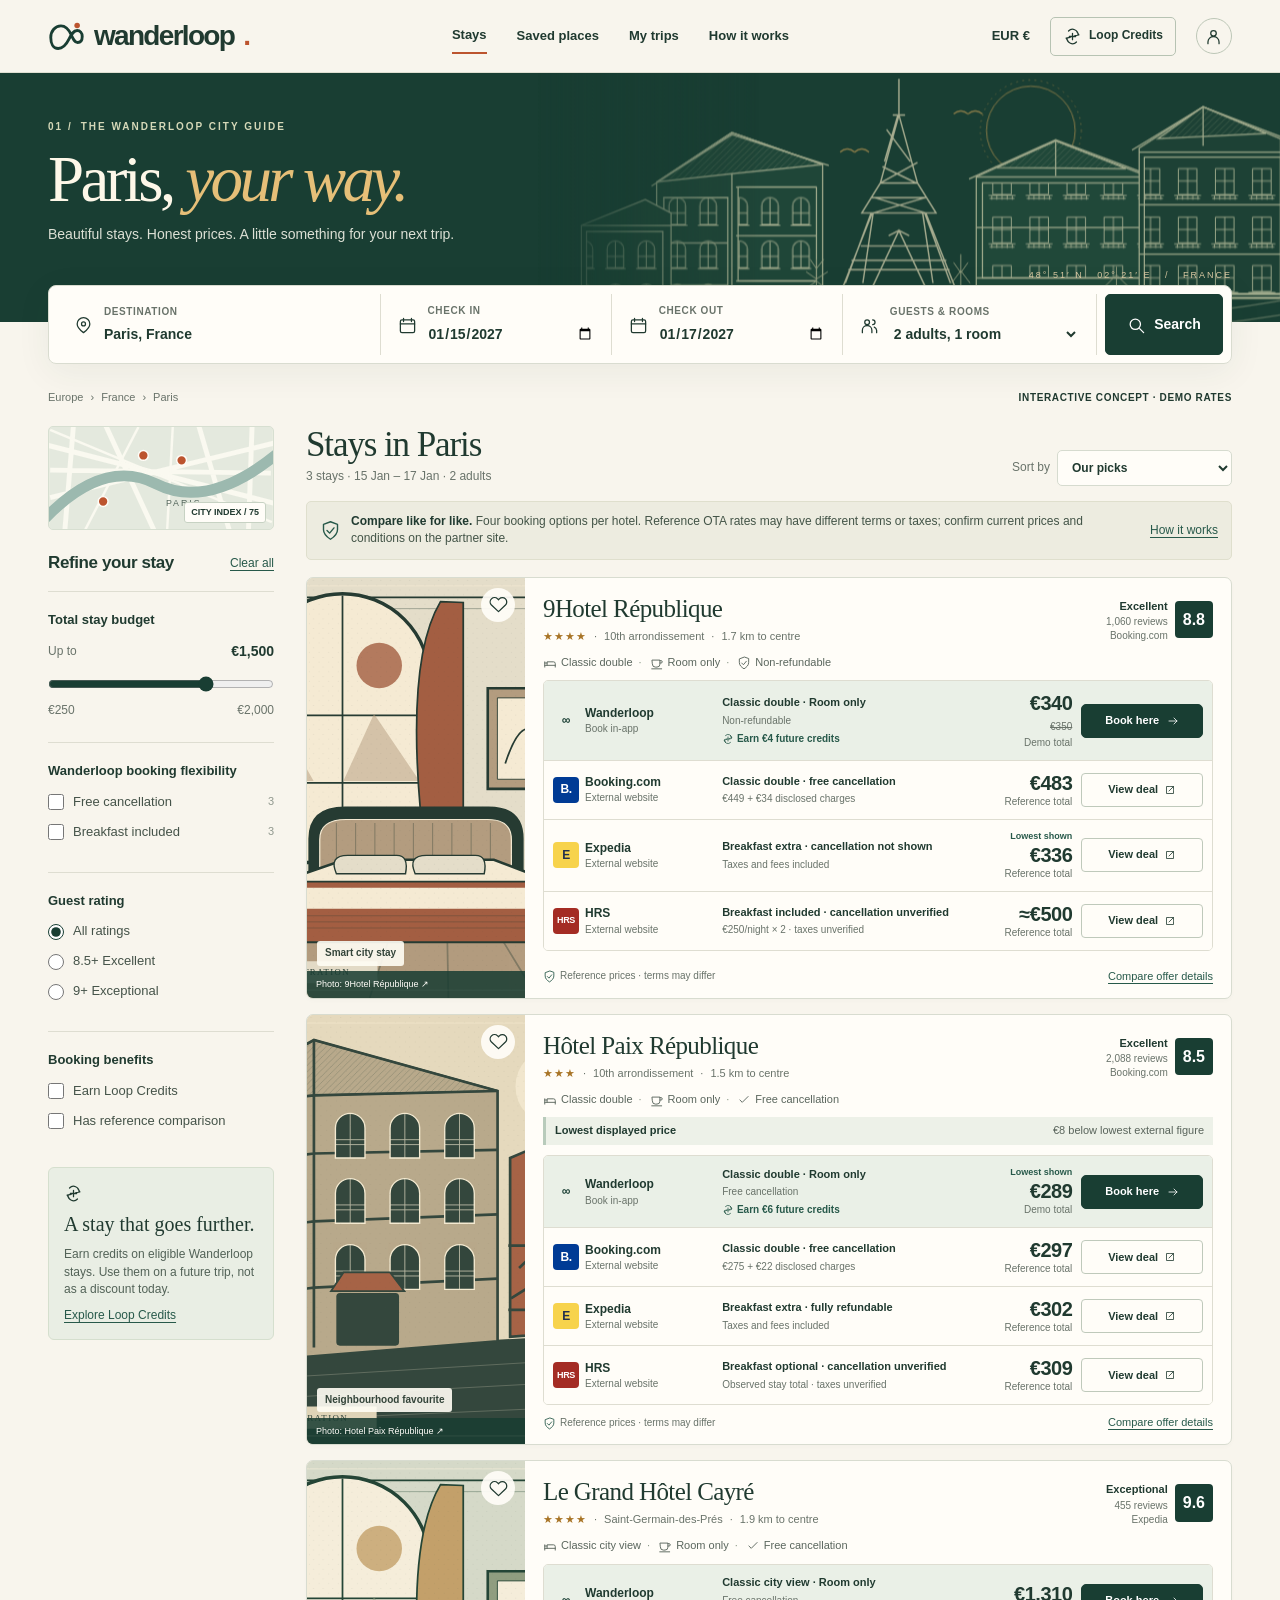
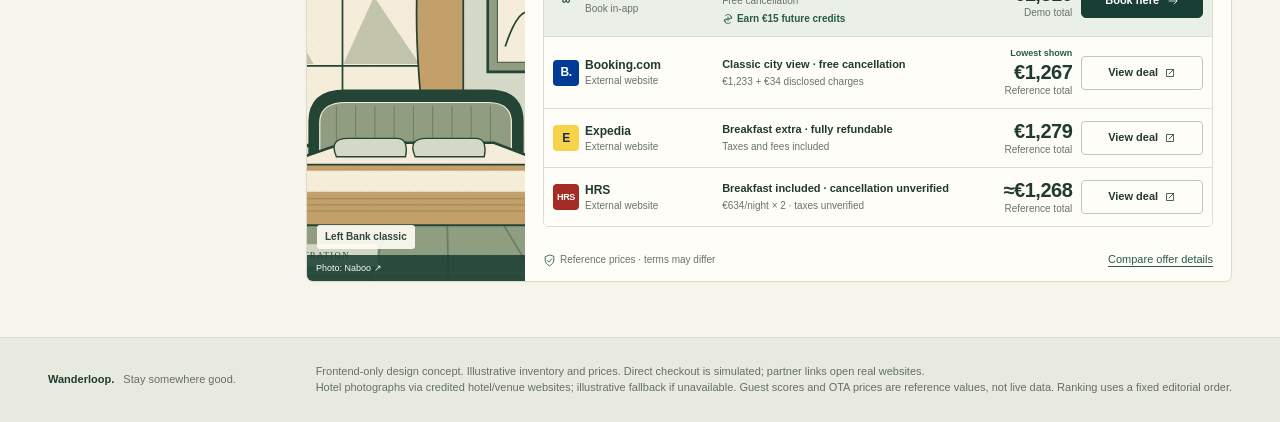
<file: demo.html>
<!doctype html>
<html lang="en"><head><meta charset="utf-8"><meta name="viewport" content="width=device-width, initial-scale=1"><meta name="theme-color" content="#183c32"><title>Wanderloop — Stay somewhere good.</title>
<style>
:root{--ink:#203a30;--muted:#69736a;--green:#193e33;--green2:#27594a;--cream:#f8f5ed;--paper:#fffdf8;--line:#deddd1;--orange:#bc542e;--gold:#e8b65c;--sage:#e8ede3;--shadow:0 8px 35px #203a3010;--serif:Georgia,'Times New Roman',serif}*{box-sizing:border-box}body{margin:0;background:var(--cream);color:var(--ink);font-family:Arial,Helvetica,sans-serif;font-size:14px;line-height:1.45}button,input,select{font:inherit}button,a,input,select{ -webkit-tap-highlight-color:transparent}button{cursor:pointer}button:focus-visible,a:focus-visible,input:focus-visible,select:focus-visible{outline:3px solid var(--orange);outline-offset:3px}button{color:inherit}a{color:inherit}svg{display:inline-block;vertical-align:middle;flex-shrink:0}.icon{width:19px;height:19px;stroke:currentColor;fill:none;stroke-width:1.6;stroke-linecap:round;stroke-linejoin:round}.wrap{max-width:1320px;margin:auto;padding:0 48px}.header{background:var(--cream);border-bottom:1px solid #dfdfd2}.nav{height:72px;display:flex;align-items:center;justify-content:space-between;gap:24px}.logo{display:flex;align-items:center;gap:9px;text-decoration:none;font-size:28px;font-weight:800;letter-spacing:-1.7px;line-height:1}.logo-mark{width:37px;height:37px}.logo i{font-style:normal;color:var(--orange)}.navlinks{display:flex;align-items:center;gap:30px}.navlinks button,.plain{border:0;background:none;padding:8px 0;font-size:13px;font-weight:600}.navlinks .active{border-bottom:2px solid var(--orange)}.navright{display:flex;align-items:center;gap:20px}.credit-button{display:flex;align-items:center;gap:7px;background:transparent;border:1px solid #b7c3b3;padding:9px 12px;border-radius:5px;font-weight:600;font-size:12px}.avatar{height:36px;width:36px;border:1px solid #bdc7b7;border-radius:50%;background:transparent;display:grid;place-items:center}.hero{background:var(--green);color:#fdf7e8;position:relative;overflow:hidden}.hero-inner{height:249px;position:relative;display:flex;align-items:center;z-index:1}.hero-copy{position:relative;z-index:2;padding-bottom:31px}.eyebrow{font-size:10px;font-weight:700;text-transform:uppercase;letter-spacing:2px;display:flex;align-items:center;gap:8px}.hero .eyebrow{color:#d5d8b8}.hero h1{font-family:var(--serif);font-weight:400;font-size:65px;letter-spacing:-3.6px;line-height:1.03;margin:12px 0 11px}.hero h1 em{font-weight:400;color:#e6bf78}.hero p{font-size:14px;color:#dce0d5;margin:0}.hero-art{position:absolute;right:0;top:0;width:58%;height:100%;opacity:.86}.hero-index{position:absolute;right:48px;bottom:40px;font-size:9px;text-transform:uppercase;letter-spacing:2px;color:#d9c8a2;z-index:2}.search-wrap{position:relative;margin-top:-37px;z-index:5}.searchbar{background:var(--paper);border:1px solid #d9dcd0;padding:8px;display:grid;grid-template-columns:1.4fr 1fr 1fr 1.1fr auto;border-radius:8px;box-shadow:var(--shadow);gap:0;min-height:79px}.field{display:flex;align-items:center;gap:11px;padding:10px 17px;border-right:1px solid var(--line);min-width:0}.field label{font-size:10px;letter-spacing:.6px;text-transform:uppercase;color:var(--muted);font-weight:700;display:block;margin-bottom:4px}.field input,.field select{background:none;border:none;color:var(--ink);font-weight:600;width:100%;min-width:0;padding:0;font-size:14px;outline:none}.field-content{width:100%;min-width:0}.field input[type=date]{color-scheme:light}.search-button,.primary{border:1px solid var(--green);background:var(--green);color:white;border-radius:5px;padding:12px 20px;font-weight:600;display:inline-flex;align-items:center;justify-content:center;gap:8px}.search-button{margin-left:8px;min-width:118px}.search-button:hover,.primary:hover{background:#30614d}.main{padding-top:26px;padding-bottom:55px}.breadcrumb{display:flex;align-items:center;gap:7px;color:var(--muted);font-size:11px;margin-bottom:20px}.breadcrumb a{text-decoration:none}.breadcrumb span:last-child{color:var(--ink);font-weight:600}.layout{display:grid;grid-template-columns:226px minmax(0,1fr);gap:32px}.sidebar{align-self:start}.side-title{display:flex;align-items:center;justify-content:space-between;margin:0 0 15px}.side-title h2{font-size:17px;margin:0;letter-spacing:-.4px}.link{border:0;background:none;text-decoration:underline;text-underline-offset:3px;font-size:12px;color:var(--green2);padding:0}.filter-block{padding:19px 0;border-top:1px solid var(--line)}.filter-block h3{font-size:13px;margin:0 0 12px}.filter-block label.check{display:flex;gap:9px;align-items:center;margin:11px 0;font-size:13px;color:#455349;cursor:pointer}.check input{accent-color:var(--green);width:16px;height:16px;margin:0}.check .count{margin-left:auto;color:#90988e;font-size:11px}.range-label{display:flex;align-items:center;justify-content:space-between;font-size:12px;color:var(--muted);margin-bottom:4px}.range-label strong{color:var(--ink);font-size:14px}input[type=range]{width:100%;accent-color:var(--green);margin:10px 0}.side-note{background:#e9eee4;border:1px solid #d5dfce;padding:15px;border-radius:6px;margin-top:6px}.side-note h4{font-family:var(--serif);font-size:20px;font-weight:400;margin:7px 0}.side-note p{font-size:12px;margin:5px 0;color:#526257}.map-art{border:1px solid #d7dfd1;background:#e8ece0;border-radius:5px;height:104px;position:relative;overflow:hidden;display:grid;place-items:center;margin:0 0 21px}.map-art svg{position:absolute;width:100%;height:100%}.map-caption{position:absolute;bottom:6px;right:7px;background:var(--paper);font-size:9px;font-weight:600;border:1px solid #c7d2c3;padding:3px 6px;border-radius:3px}.results-head{display:flex;justify-content:space-between;align-items:flex-end;gap:15px;margin-bottom:15px}.results-head h2{font-family:var(--serif);font-weight:400;font-size:35px;letter-spacing:-1.1px;line-height:1.1;margin:0 0 4px}.results-head p{font-size:12px;margin:0;color:var(--muted)}.sort{display:flex;align-items:center;gap:7px;white-space:nowrap;font-size:12px;color:var(--muted)}.sort select{background:var(--paper);border:1px solid #d6dbcf;padding:9px 26px 9px 10px;border-radius:5px;color:var(--ink);font-weight:600}.notice{background:#edece0;border:1px solid #dfdfcd;border-radius:5px;padding:11px 13px;display:flex;align-items:center;gap:10px;color:#435447;font-size:12px;margin-bottom:17px}.notice .icon{color:var(--green2);width:21px;height:21px}.notice strong{color:var(--ink)}.notice button{margin-left:auto;white-space:nowrap}.hotel-list{display:grid;gap:15px}.hotel{display:grid;grid-template-columns:218px minmax(0,1fr);background:var(--paper);border:1px solid #d8dcd0;border-radius:7px;overflow:hidden;box-shadow:0 2px 5px #203a3005}.hotel-photo{position:relative;min-height:258px;background:#dfd9c5}.hotel-photo img{width:100%;height:100%;position:absolute;inset:0;object-fit:cover;filter:saturate(.86)}.photo-label{position:absolute;bottom:10px;left:10px;padding:5px 8px;background:#fffdf5e8;color:#334439;font-size:10px;border-radius:3px;font-weight:600}.save{position:absolute;right:10px;top:10px;border:0;background:#fffdf8ed;border-radius:50%;width:34px;height:34px;display:grid;place-items:center}.save.saved .icon{fill:var(--orange);stroke:var(--orange)}.hotel-body{min-width:0;padding:17px 18px 13px;display:flex;flex-direction:column;gap:10px}.hotel-top{display:flex;justify-content:space-between;gap:8px;align-items:flex-start}.hotel-name{font-family:var(--serif);font-size:25px;line-height:1.12;font-weight:400;letter-spacing:-.6px;margin:0 0 6px}.hotel-meta{display:flex;align-items:center;flex-wrap:wrap;gap:7px;color:var(--muted);font-size:11px}.stars{color:#a87426;letter-spacing:1px;font-size:11px}.review{display:flex;align-items:center;gap:7px;text-align:right;white-space:nowrap}.review small{font-size:10px;color:var(--muted);display:block}.review b{font-size:11px}.score{background:var(--green);color:white;border-radius:4px;padding:7px 8px;font-size:16px;font-weight:700}.terms{display:flex;flex-wrap:wrap;gap:6px;align-items:center;font-size:11px;color:#5a665d}.terms span{display:inline-flex;align-items:center;gap:4px}.terms .icon{height:14px;width:14px}.terms span+span:before{content:'·';margin-right:4px;color:#8b9988}.offers{display:grid;grid-template-columns:1.13fr 1fr;gap:8px}.offer{padding:11px 12px;border:1px solid #d9ddd1;border-radius:5px;min-width:0}.offer.direct{background:#eaf0e7;border-color:#b8cbbb}.offer-brand{display:flex;align-items:center;gap:6px;font-size:11px;font-weight:700;white-space:nowrap}.mini-mark{width:16px;height:16px;display:inline-grid;place-items:center;color:var(--green);font-size:15px;font-weight:900}.offer-brand .external-icon{margin-left:auto;width:13px;height:13px;color:#77847b}.offer-price{display:flex;align-items:baseline;gap:7px;margin:2px 0 1px}.offer-price strong{font-size:26px;letter-spacing:-1.1px;line-height:1.2}.offer-price del{font-size:11px;color:#68776a}.offer-price span{font-size:10px;color:var(--muted)}.earn{font-size:11px;display:flex;align-items:center;gap:4px;color:#3e5b40;font-weight:600;min-height:21px}.earn .icon{width:13px;height:13px}.offer .primary,.offer .secondary{width:100%;padding:8px 6px;margin-top:7px;font-size:11px;white-space:nowrap;min-height:33px}.secondary{border:1px solid #bfc9bb;background:transparent;border-radius:4px;font-weight:600;display:inline-flex;justify-content:center;align-items:center;gap:6px}.secondary:hover{background:#f1f3eb}.offer .secondary .icon,.offer .primary .icon{width:13px;height:13px}.hotel-bottom{display:flex;justify-content:space-between;align-items:center;gap:8px;font-size:10px;color:var(--muted);margin-top:auto}.hotel-bottom button{font-size:11px}.equiv{display:flex;align-items:center;gap:4px}.equiv .icon{width:13px;height:13px;color:var(--green2)}.demo-label{font-size:10px;letter-spacing:.65px;font-weight:700;color:#96714c;text-transform:uppercase}.footer{background:#e9eadf;border-top:1px solid var(--line);padding:26px 0;color:#647065;font-size:11px}.footer .wrap{display:flex;justify-content:space-between;gap:20px;align-items:center}.footer strong{color:var(--ink)}.modal-overlay{position:fixed;inset:0;z-index:40;background:#112a24a8;display:none;align-items:center;justify-content:center;padding:20px;backdrop-filter:blur(3px)}.modal-overlay.open{display:flex}.modal{background:var(--paper);width:min(630px,100%);max-height:90vh;overflow:auto;border-radius:9px;border:1px solid var(--line);box-shadow:0 15px 65px #0003;padding:25px;position:relative}.close{position:absolute;top:15px;right:15px;background:transparent;border:1px solid var(--line);border-radius:50%;width:34px;height:34px;display:grid;place-items:center}.modal h2{font-family:var(--serif);font-weight:400;font-size:32px;margin:0 32px 12px 0;letter-spacing:-.6px}.modal p{color:var(--muted)}.modal table{width:100%;border-collapse:collapse;margin:18px 0;font-size:12px}.modal th,.modal td{border-bottom:1px solid var(--line);text-align:left;padding:10px 7px;vertical-align:top}.modal th{background:var(--sage)}.modal .primary{margin-top:8px}.modal .fine{font-size:11px;line-height:1.5}.empty{text-align:center;border:1px dashed #b7c3b2;padding:50px 15px;background:var(--paper);border-radius:7px}.empty h3{font-family:var(--serif);font-size:25px;font-weight:400}.mobile-filter{display:none}.toast{position:fixed;right:25px;bottom:25px;background:var(--green);color:white;padding:13px 20px;border-radius:5px;z-index:70;box-shadow:var(--shadow);opacity:0;pointer-events:none;transition:opacity .2s}.toast.on{opacity:1}.skip{position:absolute;left:-1000px}.skip:focus{left:10px;top:5px;z-index:100;background:white;padding:10px}.tag{font-size:10px;padding:3px 6px;background:#f3e3d1;color:#96562a;border-radius:3px;font-weight:700}.credit-pill{color:#395e48}.mobile-only{display:none}
@media(min-width:1450px){.wrap{max-width:1400px}.hotel{grid-template-columns:247px minmax(0,1fr)}.hotel-photo{min-height:273px}}@media(max-width:1120px){.wrap{padding:0 28px}.layout{grid-template-columns:195px minmax(0,1fr);gap:20px}.hotel{grid-template-columns:173px minmax(0,1fr)}.hotel-body{padding:14px}.hotel-name{font-size:23px}.field{padding:10px 11px}.navlinks{gap:18px}.hero h1{font-size:58px}.hero-art{width:55%}.hero-index{right:28px}}@media(max-width:850px){.navlinks{display:none}.nav{height:61px}.logo{font-size:25px}.logo-mark{width:32px;height:32px}.hero-inner{height:215px}.hero h1{font-size:49px;letter-spacing:-2.2px}.hero-art{width:65%;opacity:.45}.hero-index{display:none}.searchbar{grid-template-columns:1fr 1fr;gap:0;min-height:0}.field{border-bottom:1px solid var(--line);padding:12px}.field:nth-child(2),.field:nth-child(4){border-right:none}.search-button{grid-column:span 2;margin:8px 0 0}.layout{grid-template-columns:1fr}.sidebar{display:none}.sidebar.open{display:block;background:var(--paper);border:1px solid var(--line);padding:18px;border-radius:6px}.map-art{display:none}.mobile-filter{display:inline-flex;gap:5px;align-items:center;border:1px solid var(--line);background:var(--paper);padding:9px;border-radius:5px}.results-head{align-items:center}.hotel{grid-template-columns:200px minmax(0,1fr)}.hotel-photo{min-height:248px}.breadcrumb{margin-bottom:15px}.main{padding-top:20px}.navright{gap:9px}.hero-copy{padding-bottom:28px}.credit-button{padding:8px}.navright .plain{display:none}}@media(max-width:560px){.wrap{padding:0 16px}.main{padding-top:20px;padding-bottom:30px}.logo{font-size:23px;letter-spacing:-1.4px}.logo-mark{width:30px}.navright{gap:7px}.credit-button{font-size:10px;padding:7px 6px}.avatar{width:31px;height:31px}.hero-inner{height:196px}.hero h1{font-size:42px;margin:10px 0;letter-spacing:-1.8px}.hero p{font-size:12px;max-width:255px}.eyebrow{font-size:9px;letter-spacing:1.5px}.hero-art{right:-20%;width:100%;opacity:.32}.field{gap:6px;padding:10px 8px}.field>.icon,.field>span .icon{width:16px}.field input,.field select{font-size:12px}.field label{font-size:9px}.search-wrap{margin-top:-32px}.results-head{flex-wrap:wrap;gap:9px}.results-head h2{font-size:30px}.sort{margin-left:auto}.sort>span{display:none}.sort select{max-width:160px}.notice{font-size:11px;align-items:flex-start}.notice button{font-size:10px;white-space:nowrap;align-self:center}.hotel{grid-template-columns:1fr}.hotel-photo{height:205px;min-height:0}.hotel-body{padding:14px 12px}.hotel-name{font-size:24px}.hotel-bottom{align-items:flex-start}.offer{padding:10px 8px}.offer-price strong{font-size:24px}.offer-price span{font-size:9px}.offer-brand{font-size:10px}.earn{font-size:10px}.hotel-top{gap:10px}.review{gap:5px}.review small{font-size:9px}.review b{font-size:10px}.footer .wrap{display:block}.footer .wrap>div+div{margin-top:10px}.modal{padding:19px}.modal table{font-size:11px}.modal th,.modal td{padding:8px 4px}.modal h2{font-size:28px}.mobile-only{display:inline}.desktop-only{display:none}}
 .partner-row{display:flex;justify-content:space-between;align-items:center;gap:10px;border-top:1px solid var(--line);padding-top:10px;margin-top:7px;font-size:11px;color:var(--muted)}.partner-links{display:flex;flex-wrap:wrap;align-items:center;gap:6px}.partner-link{display:inline-flex;align-items:center;gap:4px;padding:5px 7px;border:1px solid var(--line);border-radius:4px;text-decoration:none;color:var(--green);font-size:11px;font-weight:600;background:var(--paper)}.partner-link:hover{background:var(--sage);border-color:var(--green)}.partner-link .icon{width:11px;height:11px}a.secondary{text-decoration:none;cursor:pointer}@media(max-width:650px){.partner-row{align-items:flex-start;flex-direction:column;gap:5px}.partner-links{width:100%}}
/* A compact, editorial four-provider rate board. */
.hotel{grid-template-columns:218px minmax(0,1fr)}
.hotel-photo{min-height:420px}
.hotel-photo img{filter:none;object-position:center}
.photo-source{position:absolute;left:0;right:0;bottom:0;background:#183c32d9;color:#fffdf8;font-size:9px;line-height:1.4;padding:7px 9px;text-decoration:none;overflow-wrap:anywhere}
.photo-label{bottom:32px}
.rate-scenario{display:flex;justify-content:space-between;align-items:center;flex-wrap:wrap;gap:4px 12px;font-size:11px;border-left:3px solid #b8cbbb;padding:6px 9px;background:#edf1e8}
.rate-scenario.near{border-color:#c6a36b;background:#f5eedc}.rate-scenario.high{border-color:#bc542e;background:#f9eee6}.rate-scenario span{color:#59645b}
.rate-list{border:1px solid var(--line);border-radius:5px;overflow:hidden}
.rate-row{display:grid;grid-template-columns:minmax(104px,1fr) minmax(112px,1.45fr) minmax(74px,.68fr) minmax(81px,.76fr);align-items:center;gap:9px;padding:10px 9px;border-top:1px solid var(--line);background:var(--paper)}
.rate-row:first-child{border-top:0}.rate-row.direct-rate{background:#eaf0e7}
.rate-provider{display:flex;align-items:center;gap:6px;min-width:0}.rate-provider>div{min-width:0}.rate-provider strong{font-size:12px;display:block;overflow-wrap:anywhere}
.rate-row small{display:block;font-size:10px;color:var(--muted);line-height:1.4}
.provider-mark,.rate-provider .mini-mark{width:26px;height:26px;display:grid;place-items:center;flex-shrink:0;border-radius:4px;font-size:12px;font-weight:800;letter-spacing:-.4px}
.booking-mark{background:#003b95;color:#fff}.expedia-mark{background:#f7d34c;color:#22304d}.hrs-mark{background:#a42c24;color:#fff;font-size:9px}
.rate-terms b{font-size:11px;font-weight:600;line-height:1.4;display:block}.rate-terms small{margin-top:3px}
.rate-credit{color:var(--green2);font-weight:700;font-size:10px;display:block;margin-top:4px}.rate-credit .icon{width:12px;height:12px}
.rate-price{text-align:right;min-width:0}.rate-price strong{display:block;font-size:20px;line-height:1.2;letter-spacing:-.5px;white-space:nowrap}.rate-price del{font-size:10px;color:var(--muted)}
.rate-low{font-size:9px;font-weight:700;color:var(--green2);display:block}.rate-cta{padding:8px 5px;min-height:34px;font-size:11px;white-space:nowrap;width:100%;text-align:center}.rate-cta .icon{width:12px;height:12px}
.modal:has(.rate-list){width:min(820px,100%)}
@media(max-width:1150px){.hotel{grid-template-columns:185px minmax(0,1fr)}.rate-row{grid-template-columns:minmax(80px,1fr) minmax(93px,1.2fr) minmax(64px,.8fr) minmax(72px,.8fr);gap:6px;padding:9px 7px}.rate-provider{gap:4px}.provider-mark,.rate-provider .mini-mark{width:20px;height:20px}.rate-provider strong{font-size:11px}.rate-price strong{font-size:18px}}
@media(max-width:950px){.hotel{grid-template-columns:1fr}.hotel-photo{height:240px;min-height:0}.hotel-photo img{object-position:center 47%}}
@media(max-width:500px){.rate-row{grid-template-columns:minmax(0,1fr) auto;gap:5px 10px;padding:12px}.rate-provider{grid-column:1;grid-row:1}.rate-price{grid-column:2;grid-row:1}.rate-terms{grid-column:1;grid-row:2}.rate-cta{grid-column:2;grid-row:2;align-self:end;min-width:82px}.rate-price strong{font-size:22px}.rate-provider strong{font-size:13px}.hotel-photo{height:205px}.rate-scenario{font-size:10px}}
</style><style>
.modal.checkout-modal{width:min(980px,100%);max-height:94vh;padding:28px 32px}
.ck-progress{display:flex;gap:12px;margin:20px 0 26px;border-bottom:1px solid var(--line);padding-bottom:16px}
.ck-progress span{display:flex;align-items:center;gap:6px;flex:1;font-size:12px;color:var(--muted);font-weight:600}
.ck-progress i{display:inline-flex;width:25px;height:25px;align-items:center;justify-content:center;font-style:normal;border:1px solid var(--line);border-radius:50%;background:var(--cream)}
.ck-progress .current{color:var(--green);font-weight:700}.ck-progress .current i,.ck-progress .complete i{background:var(--green);color:white;border-color:var(--green)}
.ck-grid{display:grid;grid-template-columns:minmax(0,1fr) minmax(255px,.8fr);gap:26px;align-items:start}
.ck-main h3,.ck-summary h3,.ck-trip h3{font-family:var(--serif);font-size:22px;font-weight:400;line-height:1.2;margin:8px 0}
.ck-main p{margin:7px 0 16px;font-size:13px}
.ck-summary{border:1px solid var(--line);background:var(--cream);border-radius:6px;padding:20px}
.ck-stamp{font-size:10px;font-weight:800;letter-spacing:1.1px;color:var(--orange)}
.ck-summary h3{font-size:24px;margin:12px 0 7px}.ck-summary p{margin:6px 0;font-size:12px}
.ck-dates{display:grid;grid-template-columns:1fr 1fr .75fr;gap:8px;margin:17px 0;border-block:1px solid var(--line);padding:14px 0}
.ck-dates div{display:flex;flex-direction:column;gap:5px}.ck-dates small,.ck-summary small,.ck-ticket small,.ck-bal small{font-size:10px;color:var(--muted);letter-spacing:.4px}
.ck-terms{padding-bottom:12px;border-bottom:1px solid var(--line)}
.ck-line{display:flex;justify-content:space-between;gap:8px;align-items:baseline;font-size:12px;padding:8px 0}.ck-line b{white-space:nowrap}.ck-line.positive{color:var(--green2)}
.ck-total{border-top:1px solid var(--line);margin-top:5px;padding:14px 0;display:flex;justify-content:space-between;gap:10px;align-items:center;font-weight:700}
.ck-total strong{font-family:var(--serif);font-size:32px;line-height:1}.ck-total small{display:block;font-weight:400;margin-top:3px}
.ck-reward{border:1px solid #c9d7c5;background:var(--sage);border-radius:4px;padding:12px;display:flex;align-items:flex-start;gap:8px;font-size:12px}
.ck-reward small{display:block;margin-top:4px;letter-spacing:0;line-height:1.5}.ck-reward .icon{color:var(--green2)}
.ck-formhead,.ck-triphead{display:flex;align-items:center;justify-content:space-between;gap:10px}
.ck-fields{display:grid;grid-template-columns:1fr 1fr;gap:12px}
.ck-field{display:flex;flex-direction:column;gap:6px;font-size:12px;font-weight:700;margin:0 0 14px}
.ck-field input,.ck-field textarea,.ck-field select{width:100%;min-width:0;padding:12px;border:1px solid #bfc7ba;border-radius:4px;background:var(--paper);font:inherit;font-weight:400;color:var(--ink)}
.ck-field textarea{min-height:80px;resize:vertical}
.ck-actions{display:flex;align-items:center;flex-wrap:wrap;gap:10px;margin-top:18px}.ck-actions .primary,.ck-actions .secondary{margin:0}.ck-wide{width:100%}
.ck-wallet{display:flex;align-items:flex-start;gap:11px;border:1px solid var(--line);border-radius:5px;padding:14px;margin:10px 0;cursor:pointer;font-size:13px}.ck-wallet:has(input:checked){border-color:var(--green);background:var(--sage)}.ck-wallet span{flex:1}
.ck-wallet input,.ck-consent input{accent-color:var(--green);margin-top:3px;flex-shrink:0}
.ck-wallet small{display:block;color:var(--muted);font-size:11px;margin-top:4px}
.ck-detail{border:1px solid var(--line);border-radius:4px;padding:13px;margin:12px 0 18px;display:flex;flex-direction:column;gap:4px;align-items:flex-start}
.ck-detail span,.ck-detail small{color:var(--muted);font-size:12px;overflow-wrap:anywhere}
.ck-consent{display:flex;align-items:flex-start;gap:8px;font-size:12px;color:var(--muted);margin:15px 0}
.ck-error{border:1px solid #bf5f43;color:#983d26!important;background:#faeee7;padding:12px;border-radius:4px;font-weight:600}
.ck-foot{border-top:1px solid var(--line);padding-top:14px;margin:22px 0 0!important}
.ck-confirm{max-width:620px;margin:auto;text-align:center;padding:12px 0}
.ck-confirm h2{margin:12px 0!important;font-size:40px!important}.ck-confirm .ck-actions{justify-content:center}
.ck-success{width:60px;height:60px;border-radius:50%;background:var(--sage);display:grid;place-items:center;margin:0 auto 18px}
.ck-success svg{width:28px;height:28px;stroke-width:2}
.ck-ticket{margin:22px auto;background:var(--cream);border:1px solid var(--line);border-top:4px solid var(--green);border-radius:4px;text-align:left;padding:22px;max-width:430px}
.ck-ticket>strong{display:block;font-size:20px;letter-spacing:.5px;margin:6px 0 16px}.ck-ticket h3{font:25px var(--serif);margin:0}.ck-ticket p{font-size:13px}
.ck-trip{border:1px solid var(--line);border-radius:5px;padding:17px;margin:12px 0;background:var(--cream)}.ck-trip p{font-size:12px;margin:6px 0}.ck-triphead small{color:var(--muted);font-size:11px}
.ck-status{padding:5px 8px;border:1px solid #b6c7b0;background:var(--sage);border-radius:4px;font-size:11px;text-transform:capitalize;white-space:nowrap}
.ck-bal{display:flex;flex-direction:column;gap:8px;background:var(--green);color:var(--cream);padding:25px;border-radius:6px;margin:20px 0}
.ck-bal small,.ck-bal span{color:#d8decc;font-size:12px}.ck-bal strong{font:44px var(--serif)}
.ck-arms{display:grid;grid-template-columns:1fr 1fr;gap:10px;margin:18px 0}
.ck-arm{display:flex;flex-direction:column;align-items:flex-start;gap:6px;text-align:left;border:1px solid var(--line);border-radius:5px;background:var(--cream);padding:13px}.ck-arm.selected{border:2px solid var(--green);background:var(--sage);padding:12px}
.ck-arm b{font-size:12px}.ck-arm strong{font:28px var(--serif)}.ck-arm small{color:var(--muted)}
@media(max-width:850px){.navlinks{gap:17px}.modal.checkout-modal{padding:23px}.ck-grid{gap:18px}}
@media(max-width:650px){.modal.checkout-modal{padding:18px;max-height:94vh}.ck-grid{grid-template-columns:1fr;gap:18px}.ck-summary{padding:16px}.ck-progress{gap:4px;margin:13px 0 18px}.ck-progress span{font-size:10px;gap:4px}.ck-progress i{width:20px;height:20px}.ck-main h3{font-size:20px}.ck-confirm h2{font-size:30px!important}.ck-actions{gap:8px}.ck-actions .primary,.ck-actions .secondary{padding:10px 12px;font-size:12px}.ck-triphead h3{font-size:20px}.ck-fields{gap:8px}}
@media(max-width:360px){.ck-fields,.ck-arms{grid-template-columns:1fr}}

.ck-property-photo{width:100%;height:115px;object-fit:cover;border-radius:4px;margin:12px 0 0;display:block;background:var(--sage)}
</style><link rel="icon" type="image/svg+xml" href="data:image/svg+xml,%3Csvg%20xmlns%3D%22http%3A%2F%2Fwww.w3.org%2F2000%2Fsvg%22%20viewBox%3D%220%200%2048%2048%22%20fill%3D%22none%22%3E%3Crect%20x%3D%220%22%20y%3D%220%22%20width%3D%2248%22%20height%3D%2248%22%20rx%3D%2210%22%20fill%3D%22%23f8f5ed%22%2F%3E%3Cg%20transform%3D%22translate(4%204)%22%3E%3Cpath%20d%3D%22M3%2021c0-7%204.7-12.5%2011-12.5%205.5%200%208.7%204.4%2011%209.5%202.2%204.8%203.8%208.5%207%208.5%203%200%205-2.5%205-6.5s-2.4-6.5-5.5-6.5c-4%200-6.1%204-9%209.7C19%2030.4%2015.8%2033%2011%2033%205.6%2033%203%2027.5%203%2021Z%22%20stroke%3D%22%23193e33%22%20stroke-width%3D%223.1%22%20stroke-linecap%3D%22round%22%2F%3E%3Ccircle%20cx%3D%2231.5%22%20cy%3D%228%22%20r%3D%223%22%20fill%3D%22%23bc542e%22%2F%3E%3C%2Fg%3E%3C%2Fsvg%3E"></head><body>
<a class="skip" href="#results">Skip to hotel results</a>
<header class="header"><div class="wrap nav"><a class="logo" href="#" aria-label="Wanderloop home"><svg class="logo-mark" viewBox="0 0 40 40" fill="none"><path d="M3 21c0-7 4.7-12.5 11-12.5 5.5 0 8.7 4.4 11 9.5 2.2 4.8 3.8 8.5 7 8.5 3 0 5-2.5 5-6.5s-2.4-6.5-5.5-6.5c-4 0-6.1 4-9 9.7C19 30.4 15.8 33 11 33 5.6 33 3 27.5 3 21Z" stroke="#193e33" stroke-width="3.1" stroke-linecap="round"/><circle cx="31.5" cy="8" r="3" fill="#bc542e"/></svg>wanderloop<i>.</i></a><nav class="navlinks" aria-label="Main navigation"><button class="active" data-action="stays">Stays</button><button data-action="saved">Saved places <span id="savedCount"></span></button><button data-action="how">How it works</button></nav><div class="navright"><button class="plain" data-action="currency">EUR €</button><button class="credit-button" data-action="credits"><span id="creditIcon"></span> Loop Credits</button><button class="avatar" aria-label="Open account" data-action="account"><span id="userIcon"></span></button></div></div></header>
<section class="hero"><div class="wrap hero-inner"><div class="hero-copy"><div class="eyebrow"><span>01 /</span> THE WANDERLOOP CITY GUIDE</div><h1>Paris, <em>your way.</em></h1><p>Beautiful stays. Honest prices. A little something for your next trip.</p></div><svg class="hero-art" viewBox="0 0 720 260" preserveAspectRatio="xMidYMid slice" xmlns="http://www.w3.org/2000/svg" aria-hidden="true"><defs><pattern id="hatch" width="6" height="6" patternUnits="userSpaceOnUse"><path d="M0 6L6 0" stroke="#c7c79e" stroke-width=".45" opacity=".55"/></pattern><pattern id="windows" width="30" height="42" patternUnits="userSpaceOnUse"><path d="M7 30V12a8 8 0 0 1 16 0v18zM15 5v25M7 19h16M5 31h20" fill="none" stroke="#d7d6b0" stroke-width="1"/></pattern><pattern id="tallwin" width="36" height="47" patternUnits="userSpaceOnUse"><path d="M9 33V8h18v25zM18 8v25M9 20h18M5 34h26M6 37h24M8 34v4m5-4v4m5-4v4m5-4v4m5-4v4" fill="none" stroke="#d7d6b0" stroke-width=".9"/></pattern><linearGradient id="fade"><stop stop-color="#193e33"/><stop offset=".30" stop-color="#193e33" stop-opacity="0"/></linearGradient></defs><g fill="none" stroke="#d7d6b0" stroke-width="1.2" opacity=".85"><circle cx="478" cy="65" r="43" stroke="#d5a659" stroke-width=".8"/><circle cx="478" cy="65" r="49" stroke="#d5a659" stroke-width=".5" stroke-dasharray="2 4"/><path d="M0 225 Q190 216 350 234T720 216M0 239Q190 227 350 246T720 230M0 252Q190 241 350 259T720 244" opacity=".5"/><path d="M350 15v35m-6 0h12m-6 0L332 116l-18 29h72l-18-29-18-66M332 116h36M323 130h54M314 145h72M324 145l-32 81h28l30-64 30 64h28l-32-81M304 191h92m-95 9h98M313 177h74M338 64l23 31m-12-45-13 45m-4 21 36-20m-34 4 33 16m-42 29 51-15m-50 0 50 15M323 145l-25 68m27-68-10 68m60-68 25 68m-27-68 10 68M340 167l10-5 10 5" stroke="#dfd8b5" stroke-width="1.4"/><path d="M115 115l73-48 88 31v127H115z" fill="#244a3c"/><path d="M115 115l73-48 88 31-88 9z" fill="url(#hatch)"/><path d="M110 119l78-50 94 30M188 107v117M123 130h61m8-10h78M123 174h61m8-7h78M123 216h61m8-5h78"/><path d="M122 130h62v85h-62zM194 120h76v91h-76z" fill="url(#windows)"/><path d="M425 110l77-35 88 34v115H425z" fill="#254c3d"/><path d="M418 112l84-38 96 36M502 74v35M425 110h165M425 159h165M425 208h165"/><path d="M431 116h154v92H431z" fill="url(#tallwin)"/><path d="M445 101l57-26 68 27z" fill="url(#hatch)"/><path d="M583 82l62-40 75 31v154H583z" fill="#214437"/><path d="M576 84l69-42 78 30M645 42v38M583 86h137M583 137h137M583 185h137"/><path d="M588 91h132v133H588z" fill="url(#tallwin)"/><path d="M601 73l44-31 61 26z" fill="url(#hatch)"/><path d="M42 157l62-25 25 13v82H42z" fill="#244a3c"/><path d="M42 157h87M47 163h74v64H47z" fill="url(#windows)"/><path d="M0 223h720M0 228h720"/><g stroke="#c1c19b" stroke-width=".9"><path d="M270 220v-30m-12 30 12-9 11 9m-21-18 10 7 11-7m-17-12 6 9 7-9M410 223v-38m-9 28 9-12 9 12m-16-20 7 10 7-10M561 224v-27m-11 19 11-11 11 11"/></g><path d="M293 86q7-6 14 0m0 0q7-6 14 0M403 49q7-6 14 0m0 0q7-6 14 0" stroke="#d5a659"/></g><rect x="0" y="0" width="720" height="260" fill="url(#fade)"/></svg><div class="hero-index">48° 51′ N &nbsp; 02° 21′ E &nbsp; / &nbsp; FRANCE</div></div></section>
<div class="wrap search-wrap"><form class="searchbar" id="searchForm"><div class="field"><span data-icon="pin"></span><div class="field-content"><label for="destination">Destination</label><input id="destination" list="destinations" value="Paris, France" required autocomplete="off"><datalist id="destinations"><option value="Paris, France"><option value="9Hotel République"><option value="Paix République"><option value="Le Grand Hôtel Cayré"></datalist></div></div><div class="field"><span data-icon="calendar"></span><div class="field-content"><label for="checkin">Check in</label><input id="checkin" type="date" value="2027-01-15" required></div></div><div class="field"><span data-icon="calendar"></span><div class="field-content"><label for="checkout">Check out</label><input id="checkout" type="date" value="2027-01-17" required></div></div><div class="field"><span data-icon="users"></span><div class="field-content"><label for="guests">Guests & rooms</label><select id="guests"><option value="2">2 adults, 1 room</option><option value="1">1 adult, 1 room</option><option value="3">3 adults, 1 room</option><option value="4">4 adults, 2 rooms</option></select></div></div><button class="search-button" type="submit"><span data-icon="search"></span> Search</button></form></div>
<main class="wrap main" id="results"><div class="breadcrumb"><a href="#">Europe</a><span>›</span><span>France</span><span>›</span><span>Paris</span><span style="margin-left:auto" class="demo-label">Interactive concept · demo rates</span></div><div class="layout"><aside class="sidebar" id="sidebar"><div class="map-art" aria-label="Decorative Paris street-map illustration"><svg viewBox="0 0 226 104"><rect width="226" height="104" fill="#e4e9de"/><g stroke="#faf9f0" stroke-width="5" fill="none"><path d="M-5 18L237 80M0 72L230 16M55-5L109 112M149-10L184 110M24-5L15 105M206-5L202 110M0 44L225 47"/><path d="M0 3L226 97M90 0L33 110M125 0L119 110" stroke-width="2.5"/></g><path d="M-5 93Q55 31 108 58T232 27" stroke="#9cb9af" stroke-width="11" fill="none"/><g fill="#bc542e" stroke="#fffdf8" stroke-width="1.5"><circle cx="95" cy="29" r="5"/><circle cx="134" cy="34" r="5"/><circle cx="54" cy="76" r="5"/></g><text x="118" y="81" font-size="9" fill="#54675c" letter-spacing="2">PARIS</text></svg><span class="map-caption">CITY INDEX / 75</span></div><div class="side-title"><h2>Refine your stay</h2><button class="link" id="resetFilters">Clear all</button></div><div class="filter-block"><h3>Total stay budget</h3><div class="range-label"><span>Up to</span><strong id="budgetLabel">€1,500</strong></div><input type="range" id="budget" min="250" max="2000" step="25" value="1500" aria-label="Maximum total stay price"><div class="range-label"><span>€250</span><span id="budgetMax">€2,000</span></div></div><div class="filter-block"><h3>Wanderloop booking flexibility</h3><label class="check"><input type="checkbox" id="flexible"> Free cancellation <span class="count">3</span></label><label class="check"><input type="checkbox" id="breakfast"> Breakfast included <span class="count">3</span></label></div><div class="filter-block"><h3>Guest rating</h3><label class="check"><input type="radio" name="rating" value="0" checked> All ratings</label><label class="check"><input type="radio" name="rating" value="8.5"> 8.5+ Excellent</label><label class="check"><input type="radio" name="rating" value="9"> 9+ Exceptional</label></div><div class="filter-block"><h3>Booking benefits</h3><label class="check"><input type="checkbox" id="reward"> Earn Loop Credits</label><label class="check"><input type="checkbox" id="matched"> Has reference comparison</label></div><div class="side-note"><span data-icon="loop"></span><h4>A stay that goes further.</h4><p>Earn credits on eligible Wanderloop stays. Use them on a future trip, not as a discount today.</p><button class="link" data-action="credits">Explore Loop Credits</button></div></aside><section class="results"><div class="results-head"><div><h2 id="resultTitle">Stays in Paris</h2><p id="resultSubtitle">3 stays · 15–17 January · 2 adults</p></div><button class="mobile-filter" id="mobileFilter" aria-expanded="false"><span data-icon="filter"></span> Filters</button><label class="sort"><span>Sort by</span><select id="sort"><option value="recommended">Our picks</option><option value="price">Lowest total price</option><option value="rating">Highest guest rating</option><option value="credits">Most Loop Credits</option></select></label></div><div class="notice"><span data-icon="shield"></span><div><strong>Compare like for like.</strong> Four booking options per hotel. Reference OTA rates may have different terms or taxes; confirm current prices and conditions on the partner site.</div><button class="link" data-action="how">How it works</button></div><div class="hotel-list" id="hotelList" aria-live="polite"></div></section></div></main>
<footer class="footer"><div class="wrap"><div><strong>Wanderloop.</strong> &nbsp; Stay somewhere good.</div><div>Frontend-only design concept. Illustrative inventory and prices. Direct checkout is simulated; partner links open real websites.<br>Hotel photographs via credited hotel/venue websites; illustrative fallback if unavailable. Guest scores and OTA prices are reference values, not live data. Ranking uses a fixed editorial order.</div></div></footer>
<div class="modal-overlay" id="overlay"><section class="modal" role="dialog" aria-modal="true" aria-labelledby="modalTitle"><button class="close" id="closeModal" aria-label="Close dialog"><span data-icon="x"></span></button><div id="modalContent"></div></section></div><div class="toast" id="toast" role="status"></div>
<script>
const paths={pin:'<path d="M20 10c0 5-8 11-8 11S4 15 4 10a8 8 0 1 1 16 0Z"/><circle cx="12" cy="10" r="2.5"/>',calendar:'<rect x="3" y="5" width="18" height="16" rx="2"/><path d="M7 3v4m10-4v4M3 10h18"/>',users:'<circle cx="9" cy="8" r="3"/><path d="M3 21v-3a6 6 0 0 1 12 0v3M16 5a3 3 0 0 1 0 6m2 3a5 5 0 0 1 3 4v3"/>',search:'<circle cx="10.5" cy="10.5" r="6.5"/><path d="m16 16 5 5"/>',heart:'<path d="M20.8 4.9a5.5 5.5 0 0 0-7.8 0L12 6l-1.1-1.1a5.5 5.5 0 0 0-7.8 7.8L12 21l8.8-8.3a5.5 5.5 0 0 0 0-7.8Z"/>',user:'<circle cx="12" cy="8" r="3.5"/><path d="M5 21v-2a7 7 0 0 1 14 0v2"/>',loop:'<path d="M7 5a7 7 0 0 1 12 5m-2-5 3 5-5 1M17 19A7 7 0 0 1 5 14m2 5-3-5 5-1"/><path d="M12 8v8m-4-4h8"/>',shield:'<path d="M12 2 4 5v6c0 5 3.5 8 8 11 4.5-3 8-6 8-11V5z"/><path d="m8 12 3 3 5-6"/>',check:'<path d="m5 12 4 4L19 6"/>',external:'<path d="M13 5h6v6m0-6-9 9M19 13v6H5V5h6"/>',arrow:'<path d="M4 12h16m-6-6 6 6-6 6"/>',bed:'<path d="M3 19v-9m18 9v-6a3 3 0 0 0-3-3H7v6m-4 0h18M3 12h4"/>',coffee:'<path d="M4 7h13v7a5 5 0 0 1-5 5H9a5 5 0 0 1-5-5zM17 8h2a2 2 0 1 1 0 4h-2M3 22h17"/>',filter:'<path d="M3 6h18M6 12h12m-9 6h6"/>',x:'<path d="m6 6 12 12M18 6 6 18"/>'};
const icon=n=>`<svg class="icon" viewBox="0 0 24 24" aria-hidden="true">${paths[n]||''}</svg>`;document.querySelectorAll('[data-icon]').forEach(e=>e.innerHTML=icon(e.dataset.icon));document.getElementById('creditIcon').innerHTML=icon('loop');document.getElementById('userIcon').innerHTML=icon('user');
const hotels=[{id:'republique',name:'9Hotel République',area:'10th arrondissement',distance:'1.7 km to centre',stars:4,rating:8.8,reviews:'1,060',direct:350,discount:10,credit:4,external:336,partner:'Expedia',room:'Classic double',flex:false,breakfast:false,alternate:{price:400,breakfast:true,flex:true},label:'Smart city stay',photo:'https://www.9-hotel-republique-paris.fr/hapidam/39e038ad-a72d-4884-840b-6a4a6f59bcc4/9hotel-republique-chambre-classique-3_BD.jpg.jpg?size=lg',fallback:'data:image/svg+xml;charset=utf-8,%3Csvg%20xmlns%3D%22http%3A%2F%2Fwww.w3.org%2F2000%2Fsvg%22%20viewBox%3D%220%200%20480%20480%22%20role%3D%22img%22%20aria-label%3D%229Hotel%20R%C3%A9publique%20%E2%80%94%20original%20illustrative%20artwork%22%3E%3Cdefs%3E%3Cpattern%20id%3D%22hatch%22%20width%3D%227%22%20height%3D%227%22%20patternUnits%3D%22userSpaceOnUse%22%3E%3Cpath%20d%3D%22M0%207L7%200%22%20stroke%3D%22%23263b32%22%20stroke-width%3D%22.7%22%20opacity%3D%22.35%22%2F%3E%3C%2Fpattern%3E%3Cpattern%20id%3D%22grain%22%20width%3D%2211%22%20height%3D%2211%22%20patternUnits%3D%22userSpaceOnUse%22%3E%3Ccircle%20cx%3D%222%22%20cy%3D%223%22%20r%3D%22.4%22%20fill%3D%22%23263b32%22%20opacity%3D%22.22%22%2F%3E%3Ccircle%20cx%3D%228%22%20cy%3D%228%22%20r%3D%22.5%22%20fill%3D%22%23263b32%22%20opacity%3D%22.15%22%2F%3E%3C%2Fpattern%3E%3C%2Fdefs%3E%3Crect%20width%3D%22480%22%20height%3D%22480%22%20fill%3D%22%23e4ddc9%22%2F%3E%3Cpath%20d%3D%22M0%20370H480V480H0Z%22%20fill%3D%22%23b39c7f%22%2F%3E%3Cpath%20d%3D%22M0%20370L480%20370M15%20480l133-110m39%20110%2036-110m54%20110-2-110m104%20110-67-110m168%20110-112-110%22%20stroke%3D%22%23263b32%22%20opacity%3D%22.35%22%20stroke-width%3D%222%22%2F%3E%3Cpath%20d%3D%22M15%2022H465V371H15Z%22%20fill%3D%22none%22%20stroke%3D%22%23263b32%22%20stroke-width%3D%222%22%2F%3E%3Cpath%20d%3D%22M28%2035H452V359H28Z%22%20fill%3D%22none%22%20stroke%3D%22%23263b32%22%20opacity%3D%22.4%22%2F%3E%3Cpath%20d%3D%22M56%20325V118a100%20100%200%200%201%20200%200v207Z%22%20fill%3D%22%23f5ead3%22%20stroke%3D%22%23263b32%22%20stroke-width%3D%224%22%2F%3E%3Cpath%20d%3D%22M156%2020V325M56%20157H256M56%20234H256%22%20stroke%3D%22%23263b32%22%20stroke-width%3D%222%22%2F%3E%3Cpath%20d%3D%22M66%20232L93%20179l30%2053m34%200%2035-77%2052%2077%22%20fill%3D%22%23b39c7f%22%20opacity%3D%22.5%22%2F%3E%3Ccircle%20cx%3D%22198%22%20cy%3D%22100%22%20r%3D%2226%22%20fill%3D%22%23a35e42%22%20opacity%3D%22.8%22%2F%3E%3Cpath%20d%3D%22M43%2027q46%2075%2017%20303H18V28Z%20M268%2027q-45%2075-16%20303h42V28Z%22%20fill%3D%22%23a35e42%22%20stroke%3D%22%23263b32%22%20stroke-width%3D%222%22%2F%3E%3Cpath%20d%3D%22M322%20126H419V241H322Z%22%20fill%3D%22%23b39c7f%22%20stroke%3D%22%23263b32%22%20stroke-width%3D%223%22%2F%3E%3Cpath%20d%3D%22M333%20137h75v93h-75z%22%20fill%3D%22%23f5ead3%22%20stroke%3D%22%23263b32%22%2F%3E%3Cpath%20d%3D%22M342%20212q20-61%2039-28t19%2023%22%20stroke%3D%22%23263b32%22%20fill%3D%22none%22%20stroke-width%3D%222%22%2F%3E%3Ccircle%20cx%3D%22385%22%20cy%3D%22162%22%20r%3D%2212%22%20fill%3D%22%23a35e42%22%2F%3E%3Cpath%20d%3D%22M118%20353V298q0-36%2041-36H323q39%200%2039%2036v55Z%22%20fill%3D%22%23263b32%22%20stroke%3D%22%23263b32%22%20stroke-width%3D%222%22%2F%3E%3Cpath%20d%3D%22M130%20352V299q0-23%2030-23h162q27%200%2027%2023v53%22%20fill%3D%22%23b39c7f%22%20stroke%3D%22%23f5ead3%22%20stroke-width%3D%221.4%22%2F%3E%3Cpath%20d%3D%22M149%20280v67%22%20stroke%3D%22%23263b32%22%20opacity%3D%22.4%22%2F%3E%3Cpath%20d%3D%22M171%20280v67%22%20stroke%3D%22%23263b32%22%20opacity%3D%22.4%22%2F%3E%3Cpath%20d%3D%22M193%20280v67%22%20stroke%3D%22%23263b32%22%20opacity%3D%22.4%22%2F%3E%3Cpath%20d%3D%22M215%20280v67%22%20stroke%3D%22%23263b32%22%20opacity%3D%22.4%22%2F%3E%3Cpath%20d%3D%22M237%20280v67%22%20stroke%3D%22%23263b32%22%20opacity%3D%22.4%22%2F%3E%3Cpath%20d%3D%22M259%20280v67%22%20stroke%3D%22%23263b32%22%20opacity%3D%22.4%22%2F%3E%3Cpath%20d%3D%22M281%20280v67%22%20stroke%3D%22%23263b32%22%20opacity%3D%22.4%22%2F%3E%3Cpath%20d%3D%22M303%20280v67%22%20stroke%3D%22%23263b32%22%20opacity%3D%22.4%22%2F%3E%3Cpath%20d%3D%22M325%20280v67%22%20stroke%3D%22%23263b32%22%20opacity%3D%22.4%22%2F%3E%3Cpath%20d%3D%22M86%20347l72-25h171l66%2025v69H86Z%22%20fill%3D%22%23f5ead3%22%20stroke%3D%22%23263b32%22%20stroke-width%3D%223%22%2F%3E%3Cpath%20d%3D%22M86%20347h309v69H86Z%22%20fill%3D%22%23a35e42%22%20stroke%3D%22%23263b32%22%20stroke-width%3D%222%22%2F%3E%3Cpath%20d%3D%22M86%20354h309v24H86Z%22%20fill%3D%22%23f5ead3%22%2F%3E%3Cpath%20d%3D%22M106%20386h268M108%20393h264M108%20400h264%22%20stroke%3D%22%23263b32%22%20opacity%3D%22.3%22%2F%3E%3Cpath%20d%3D%22M149%20338q-9-21%2013-21h56q14%200%2010%2021zM239%20338q-9-21%2013-21h56q14%200%2010%2021z%22%20fill%3D%22%23e4ddc9%22%20stroke%3D%22%23263b32%22%20stroke-width%3D%221.6%22%2F%3E%3Cpath%20d%3D%22M31%20366h52v46H31zM399%20366h52v46H399z%22%20fill%3D%22%23b39c7f%22%20stroke%3D%22%23263b32%22%20stroke-width%3D%222%22%2F%3E%3Cpath%20d%3D%22M57%20367v-45M425%20367v-45%22%20stroke%3D%22%23263b32%22%20stroke-width%3D%223%22%2F%3E%3Cpath%20d%3D%22M39%20323l8-29h20l8%2029zM407%20323l8-29h20l8%2029z%22%20fill%3D%22%23a35e42%22%20stroke%3D%22%23263b32%22%20stroke-width%3D%222%22%2F%3E%3Crect%20width%3D%22480%22%20height%3D%22480%22%20fill%3D%22url(%23grain)%22%2F%3E%3Crect%20x%3D%229%22%20y%3D%229%22%20width%3D%22462%22%20height%3D%22462%22%20fill%3D%22none%22%20stroke%3D%22%23f5ead3%22%20stroke-width%3D%221%22%20opacity%3D%22.7%22%2F%3E%3Crect%20x%3D%2218%22%20y%3D%22438%22%20width%3D%22178%22%20height%3D%2225%22%20rx%3D%221%22%20fill%3D%22%23e4ddc9%22%20opacity%3D%22.96%22%2F%3E%3Ctext%20x%3D%2228%22%20y%3D%22454%22%20font-family%3D%22Georgia%2Cserif%22%20font-size%3D%2210%22%20fill%3D%22%23263b32%22%20letter-spacing%3D%221.5%22%3EPARIS%20%2F%20ILLUSTRATION%3C%2Ftext%3E%3C%2Fsvg%3E',aliases:'9hotel 9 hotel republique république'},{id:'paix',name:'Hôtel Paix République',area:'10th arrondissement',distance:'1.5 km to centre',stars:3,rating:8.5,reviews:'2,088',direct:289,discount:0,credit:6,external:297,partner:'Booking.com',room:'Classic double',flex:true,breakfast:false,label:'Neighbourhood favourite',photo:'https://www.hotel-paix-republique.fr/cache/img/937bac1fc72a277d4bec58fe9bf1049be2822622-148498-1920-1080-auto.JPG?q=1741177552',fallback:'data:image/svg+xml;charset=utf-8,%3Csvg%20xmlns%3D%22http%3A%2F%2Fwww.w3.org%2F2000%2Fsvg%22%20viewBox%3D%220%200%20480%20480%22%20role%3D%22img%22%20aria-label%3D%22H%C3%B4tel%20Paix%20R%C3%A9publique%20%E2%80%94%20original%20illustrative%20artwork%22%3E%3Cdefs%3E%3Cpattern%20id%3D%22hatch%22%20width%3D%227%22%20height%3D%227%22%20patternUnits%3D%22userSpaceOnUse%22%3E%3Cpath%20d%3D%22M0%207L7%200%22%20stroke%3D%22%2334473d%22%20stroke-width%3D%22.7%22%20opacity%3D%22.35%22%2F%3E%3C%2Fpattern%3E%3Cpattern%20id%3D%22grain%22%20width%3D%2211%22%20height%3D%2211%22%20patternUnits%3D%22userSpaceOnUse%22%3E%3Ccircle%20cx%3D%222%22%20cy%3D%223%22%20r%3D%22.4%22%20fill%3D%22%2334473d%22%20opacity%3D%22.22%22%2F%3E%3Ccircle%20cx%3D%228%22%20cy%3D%228%22%20r%3D%22.5%22%20fill%3D%22%2334473d%22%20opacity%3D%22.15%22%2F%3E%3C%2Fpattern%3E%3C%2Fdefs%3E%3Crect%20width%3D%22480%22%20height%3D%22480%22%20fill%3D%22%23e5d9bd%22%2F%3E%3Ccircle%20cx%3D%22395%22%20cy%3D%2280%22%20r%3D%2244%22%20fill%3D%22%23f4ead1%22%20opacity%3D%22.8%22%2F%3E%3Cpath%20d%3D%22M0%20382L480%20355V480H0Z%22%20fill%3D%22%2334473d%22%2F%3E%3Cpath%20d%3D%22M0%20411L480%20382M0%20433L480%20407M0%20457L480%20436%22%20stroke%3D%22%23f4ead1%22%20opacity%3D%22.25%22%2F%3E%3Cpath%20d%3D%22M-10%20103L126%2028L331%2085V365L-10%20393Z%22%20fill%3D%22%23b8a98b%22%20stroke%3D%22%2334473d%22%20stroke-width%3D%223%22%2F%3E%3Cpath%20d%3D%22M126%2028V372M-10%20103L126%2090L331%2085M-10%20172L126%20155L331%20151M-10%20247L126%20231L331%20223M-10%20323L126%20305L331%20295%22%20fill%3D%22none%22%20stroke%3D%22%2334473d%22%20stroke-width%3D%223%22%2F%3E%3Cpath%20d%3D%22M0%20103L126%2028L331%2085L126%2090Z%22%20fill%3D%22url(%23hatch)%22%20stroke%3D%22%2334473d%22%20stroke-width%3D%222%22%2F%3E%3Cg%20transform%3D%22translate(15%20110)%22%3E%3Cpath%20d%3D%22M0%2050V16.5a16.5%2016.5%200%200%201%2033%200V50Z%22%20fill%3D%22%2334473d%22%20stroke%3D%22%23f4ead1%22%20stroke-width%3D%221.5%22%2F%3E%3Cpath%20d%3D%22M16.5%200V50M0%2029.5h33M0%2035h33%22%20stroke%3D%22%23f4ead1%22%20stroke-width%3D%221%22%20opacity%3D%22.7%22%2F%3E%3C%2Fg%3E%3Cg%20transform%3D%22translate(68%20110)%22%3E%3Cpath%20d%3D%22M0%2050V16.5a16.5%2016.5%200%200%201%2033%200V50Z%22%20fill%3D%22%2334473d%22%20stroke%3D%22%23f4ead1%22%20stroke-width%3D%221.5%22%2F%3E%3Cpath%20d%3D%22M16.5%200V50M0%2029.5h33M0%2035h33%22%20stroke%3D%22%23f4ead1%22%20stroke-width%3D%221%22%20opacity%3D%22.7%22%2F%3E%3C%2Fg%3E%3Cg%20transform%3D%22translate(150%20110)%22%3E%3Cpath%20d%3D%22M0%2050V16.5a16.5%2016.5%200%200%201%2033%200V50Z%22%20fill%3D%22%2334473d%22%20stroke%3D%22%23f4ead1%22%20stroke-width%3D%221.5%22%2F%3E%3Cpath%20d%3D%22M16.5%200V50M0%2029.5h33M0%2035h33%22%20stroke%3D%22%23f4ead1%22%20stroke-width%3D%221%22%20opacity%3D%22.7%22%2F%3E%3C%2Fg%3E%3Cg%20transform%3D%22translate(211%20110)%22%3E%3Cpath%20d%3D%22M0%2050V16.5a16.5%2016.5%200%200%201%2033%200V50Z%22%20fill%3D%22%2334473d%22%20stroke%3D%22%23f4ead1%22%20stroke-width%3D%221.5%22%2F%3E%3Cpath%20d%3D%22M16.5%200V50M0%2029.5h33M0%2035h33%22%20stroke%3D%22%23f4ead1%22%20stroke-width%3D%221%22%20opacity%3D%22.7%22%2F%3E%3C%2Fg%3E%3Cg%20transform%3D%22translate(272%20110)%22%3E%3Cpath%20d%3D%22M0%2050V16.5a16.5%2016.5%200%200%201%2033%200V50Z%22%20fill%3D%22%2334473d%22%20stroke%3D%22%23f4ead1%22%20stroke-width%3D%221.5%22%2F%3E%3Cpath%20d%3D%22M16.5%200V50M0%2029.5h33M0%2035h33%22%20stroke%3D%22%23f4ead1%22%20stroke-width%3D%221%22%20opacity%3D%22.7%22%2F%3E%3C%2Fg%3E%3Cg%20transform%3D%22translate(15%20183)%22%3E%3Cpath%20d%3D%22M0%2050V16.5a16.5%2016.5%200%200%201%2033%200V50Z%22%20fill%3D%22%2334473d%22%20stroke%3D%22%23f4ead1%22%20stroke-width%3D%221.5%22%2F%3E%3Cpath%20d%3D%22M16.5%200V50M0%2029.5h33M0%2035h33%22%20stroke%3D%22%23f4ead1%22%20stroke-width%3D%221%22%20opacity%3D%22.7%22%2F%3E%3C%2Fg%3E%3Cg%20transform%3D%22translate(68%20183)%22%3E%3Cpath%20d%3D%22M0%2050V16.5a16.5%2016.5%200%200%201%2033%200V50Z%22%20fill%3D%22%2334473d%22%20stroke%3D%22%23f4ead1%22%20stroke-width%3D%221.5%22%2F%3E%3Cpath%20d%3D%22M16.5%200V50M0%2029.5h33M0%2035h33%22%20stroke%3D%22%23f4ead1%22%20stroke-width%3D%221%22%20opacity%3D%22.7%22%2F%3E%3C%2Fg%3E%3Cg%20transform%3D%22translate(150%20183)%22%3E%3Cpath%20d%3D%22M0%2050V16.5a16.5%2016.5%200%200%201%2033%200V50Z%22%20fill%3D%22%2334473d%22%20stroke%3D%22%23f4ead1%22%20stroke-width%3D%221.5%22%2F%3E%3Cpath%20d%3D%22M16.5%200V50M0%2029.5h33M0%2035h33%22%20stroke%3D%22%23f4ead1%22%20stroke-width%3D%221%22%20opacity%3D%22.7%22%2F%3E%3C%2Fg%3E%3Cg%20transform%3D%22translate(211%20183)%22%3E%3Cpath%20d%3D%22M0%2050V16.5a16.5%2016.5%200%200%201%2033%200V50Z%22%20fill%3D%22%2334473d%22%20stroke%3D%22%23f4ead1%22%20stroke-width%3D%221.5%22%2F%3E%3Cpath%20d%3D%22M16.5%200V50M0%2029.5h33M0%2035h33%22%20stroke%3D%22%23f4ead1%22%20stroke-width%3D%221%22%20opacity%3D%22.7%22%2F%3E%3C%2Fg%3E%3Cg%20transform%3D%22translate(272%20183)%22%3E%3Cpath%20d%3D%22M0%2050V16.5a16.5%2016.5%200%200%201%2033%200V50Z%22%20fill%3D%22%2334473d%22%20stroke%3D%22%23f4ead1%22%20stroke-width%3D%221.5%22%2F%3E%3Cpath%20d%3D%22M16.5%200V50M0%2029.5h33M0%2035h33%22%20stroke%3D%22%23f4ead1%22%20stroke-width%3D%221%22%20opacity%3D%22.7%22%2F%3E%3C%2Fg%3E%3Cg%20transform%3D%22translate(15%20257)%22%3E%3Cpath%20d%3D%22M0%2050V16.5a16.5%2016.5%200%200%201%2033%200V50Z%22%20fill%3D%22%2334473d%22%20stroke%3D%22%23f4ead1%22%20stroke-width%3D%221.5%22%2F%3E%3Cpath%20d%3D%22M16.5%200V50M0%2029.5h33M0%2035h33%22%20stroke%3D%22%23f4ead1%22%20stroke-width%3D%221%22%20opacity%3D%22.7%22%2F%3E%3C%2Fg%3E%3Cg%20transform%3D%22translate(68%20257)%22%3E%3Cpath%20d%3D%22M0%2050V16.5a16.5%2016.5%200%200%201%2033%200V50Z%22%20fill%3D%22%2334473d%22%20stroke%3D%22%23f4ead1%22%20stroke-width%3D%221.5%22%2F%3E%3Cpath%20d%3D%22M16.5%200V50M0%2029.5h33M0%2035h33%22%20stroke%3D%22%23f4ead1%22%20stroke-width%3D%221%22%20opacity%3D%22.7%22%2F%3E%3C%2Fg%3E%3Cg%20transform%3D%22translate(150%20257)%22%3E%3Cpath%20d%3D%22M0%2050V16.5a16.5%2016.5%200%200%201%2033%200V50Z%22%20fill%3D%22%2334473d%22%20stroke%3D%22%23f4ead1%22%20stroke-width%3D%221.5%22%2F%3E%3Cpath%20d%3D%22M16.5%200V50M0%2029.5h33M0%2035h33%22%20stroke%3D%22%23f4ead1%22%20stroke-width%3D%221%22%20opacity%3D%22.7%22%2F%3E%3C%2Fg%3E%3Cg%20transform%3D%22translate(211%20257)%22%3E%3Cpath%20d%3D%22M0%2050V16.5a16.5%2016.5%200%200%201%2033%200V50Z%22%20fill%3D%22%2334473d%22%20stroke%3D%22%23f4ead1%22%20stroke-width%3D%221.5%22%2F%3E%3Cpath%20d%3D%22M16.5%200V50M0%2029.5h33M0%2035h33%22%20stroke%3D%22%23f4ead1%22%20stroke-width%3D%221%22%20opacity%3D%22.7%22%2F%3E%3C%2Fg%3E%3Cg%20transform%3D%22translate(272%20257)%22%3E%3Cpath%20d%3D%22M0%2050V16.5a16.5%2016.5%200%200%201%2033%200V50Z%22%20fill%3D%22%2334473d%22%20stroke%3D%22%23f4ead1%22%20stroke-width%3D%221.5%22%2F%3E%3Cpath%20d%3D%22M16.5%200V50M0%2029.5h33M0%2035h33%22%20stroke%3D%22%23f4ead1%22%20stroke-width%3D%221%22%20opacity%3D%22.7%22%2F%3E%3C%2Fg%3E%3Cpath%20d%3D%22M345%20160L438%20120L480%20138V350L345%20360Z%22%20fill%3D%22%23a66346%22%20stroke%3D%22%2334473d%22%20stroke-width%3D%223%22%2F%3E%3Cg%20transform%3D%22translate(365%20177)%22%3E%3Cpath%20d%3D%22M0%2066V20a20%2020%200%200%201%2040%200V66Z%22%20fill%3D%22%2334473d%22%20stroke%3D%22%23f4ead1%22%20stroke-width%3D%221.5%22%2F%3E%3Cpath%20d%3D%22M20%200V66M0%2033h40M0%2051h40%22%20stroke%3D%22%23f4ead1%22%20stroke-width%3D%221%22%20opacity%3D%22.7%22%2F%3E%3C%2Fg%3E%3Cg%20transform%3D%22translate(420%20165)%22%3E%3Cpath%20d%3D%22M0%2066V20a20%2020%200%200%201%2040%200V66Z%22%20fill%3D%22%2334473d%22%20stroke%3D%22%23f4ead1%22%20stroke-width%3D%221.5%22%2F%3E%3Cpath%20d%3D%22M20%200V66M0%2033h40M0%2051h40%22%20stroke%3D%22%23f4ead1%22%20stroke-width%3D%221%22%20opacity%3D%22.7%22%2F%3E%3C%2Fg%3E%3Cpath%20d%3D%22M343%20258H480M343%20330H480%22%20stroke%3D%22%2334473d%22%20stroke-width%3D%223%22%2F%3E%3Crect%20x%3D%22151%22%20y%3D%22311%22%20width%3D%2270%22%20height%3D%2259%22%20rx%3D%224%22%20fill%3D%22%2334473d%22%2F%3E%3Cpath%20d%3D%22M145%20309L159%20288H211L227%20309Z%22%20fill%3D%22%23a66346%22%20stroke%3D%22%2334473d%22%20stroke-width%3D%222%22%2F%3E%3Cpath%20d%3D%22M80%20374v-110m-18%200h36m-31%200v-15h26v15M370%20355v-68m-24%2030%2024-15%2021%2015m-15-34-6-14-15%2014%22%20stroke%3D%22%2334473d%22%20stroke-width%3D%223%22%20fill%3D%22none%22%2F%3E%3Crect%20width%3D%22480%22%20height%3D%22480%22%20fill%3D%22url(%23grain)%22%2F%3E%3Crect%20x%3D%229%22%20y%3D%229%22%20width%3D%22462%22%20height%3D%22462%22%20fill%3D%22none%22%20stroke%3D%22%23f4ead1%22%20stroke-width%3D%221%22%20opacity%3D%22.7%22%2F%3E%3Crect%20x%3D%2218%22%20y%3D%22438%22%20width%3D%22178%22%20height%3D%2225%22%20rx%3D%221%22%20fill%3D%22%23e5d9bd%22%20opacity%3D%22.96%22%2F%3E%3Ctext%20x%3D%2228%22%20y%3D%22454%22%20font-family%3D%22Georgia%2Cserif%22%20font-size%3D%2210%22%20fill%3D%22%2334473d%22%20letter-spacing%3D%221.5%22%3EPARIS%20%2F%20ILLUSTRATION%3C%2Ftext%3E%3C%2Fsvg%3E',aliases:'the originals city hotel paix republique république',alternate:{price:335,breakfast:true,flex:true}},{id:'cayre',name:'Le Grand Hôtel Cayré',area:'Saint-Germain-des-Prés',distance:'1.9 km to centre',stars:4,rating:9.6,reviews:'455',direct:1310,discount:0,credit:15,external:1267,partner:'Booking.com',room:'Classic city view',flex:true,breakfast:false,label:'Left Bank classic',photo:'https://wome-houses-prod.s3.eu-west-3.amazonaws.com/a5d93169-8d5b-499b-8348-6c763aaf9bcc.jpeg',fallback:'data:image/svg+xml;charset=utf-8,%3Csvg%20xmlns%3D%22http%3A%2F%2Fwww.w3.org%2F2000%2Fsvg%22%20viewBox%3D%220%200%20480%20480%22%20role%3D%22img%22%20aria-label%3D%22Le%20Grand%20H%C3%B4tel%20Cayr%C3%A9%20%E2%80%94%20original%20illustrative%20artwork%22%3E%3Cdefs%3E%3Cpattern%20id%3D%22hatch%22%20width%3D%227%22%20height%3D%227%22%20patternUnits%3D%22userSpaceOnUse%22%3E%3Cpath%20d%3D%22M0%207L7%200%22%20stroke%3D%22%23244536%22%20stroke-width%3D%22.7%22%20opacity%3D%22.35%22%2F%3E%3C%2Fpattern%3E%3Cpattern%20id%3D%22grain%22%20width%3D%2211%22%20height%3D%2211%22%20patternUnits%3D%22userSpaceOnUse%22%3E%3Ccircle%20cx%3D%222%22%20cy%3D%223%22%20r%3D%22.4%22%20fill%3D%22%23244536%22%20opacity%3D%22.22%22%2F%3E%3Ccircle%20cx%3D%228%22%20cy%3D%228%22%20r%3D%22.5%22%20fill%3D%22%23244536%22%20opacity%3D%22.15%22%2F%3E%3C%2Fpattern%3E%3C%2Fdefs%3E%3Crect%20width%3D%22480%22%20height%3D%22480%22%20fill%3D%22%23d5d9c8%22%2F%3E%3Cpath%20d%3D%22M0%20370H480V480H0Z%22%20fill%3D%22%23909d80%22%2F%3E%3Cpath%20d%3D%22M0%20370L480%20370M15%20480l133-110m39%20110%2036-110m54%20110-2-110m104%20110-67-110m168%20110-112-110%22%20stroke%3D%22%23244536%22%20opacity%3D%22.35%22%20stroke-width%3D%222%22%2F%3E%3Cpath%20d%3D%22M15%2022H465V371H15Z%22%20fill%3D%22none%22%20stroke%3D%22%23244536%22%20stroke-width%3D%222%22%2F%3E%3Cpath%20d%3D%22M28%2035H452V359H28Z%22%20fill%3D%22none%22%20stroke%3D%22%23244536%22%20opacity%3D%22.4%22%2F%3E%3Cpath%20d%3D%22M56%20325V118a100%20100%200%200%201%20200%200v207Z%22%20fill%3D%22%23f5edda%22%20stroke%3D%22%23244536%22%20stroke-width%3D%224%22%2F%3E%3Cpath%20d%3D%22M156%2020V325M56%20157H256M56%20234H256%22%20stroke%3D%22%23244536%22%20stroke-width%3D%222%22%2F%3E%3Cpath%20d%3D%22M66%20232L93%20179l30%2053m34%200%2035-77%2052%2077%22%20fill%3D%22%23909d80%22%20opacity%3D%22.5%22%2F%3E%3Ccircle%20cx%3D%22198%22%20cy%3D%22100%22%20r%3D%2226%22%20fill%3D%22%23c3a06a%22%20opacity%3D%22.8%22%2F%3E%3Cpath%20d%3D%22M43%2027q46%2075%2017%20303H18V28Z%20M268%2027q-45%2075-16%20303h42V28Z%22%20fill%3D%22%23c3a06a%22%20stroke%3D%22%23244536%22%20stroke-width%3D%222%22%2F%3E%3Cpath%20d%3D%22M322%20126H419V241H322Z%22%20fill%3D%22%23909d80%22%20stroke%3D%22%23244536%22%20stroke-width%3D%223%22%2F%3E%3Cpath%20d%3D%22M333%20137h75v93h-75z%22%20fill%3D%22%23f5edda%22%20stroke%3D%22%23244536%22%2F%3E%3Cpath%20d%3D%22M342%20212q20-61%2039-28t19%2023%22%20stroke%3D%22%23244536%22%20fill%3D%22none%22%20stroke-width%3D%222%22%2F%3E%3Ccircle%20cx%3D%22385%22%20cy%3D%22162%22%20r%3D%2212%22%20fill%3D%22%23c3a06a%22%2F%3E%3Cpath%20d%3D%22M118%20353V298q0-36%2041-36H323q39%200%2039%2036v55Z%22%20fill%3D%22%23244536%22%20stroke%3D%22%23244536%22%20stroke-width%3D%222%22%2F%3E%3Cpath%20d%3D%22M130%20352V299q0-23%2030-23h162q27%200%2027%2023v53%22%20fill%3D%22%23909d80%22%20stroke%3D%22%23f5edda%22%20stroke-width%3D%221.4%22%2F%3E%3Cpath%20d%3D%22M149%20280v67%22%20stroke%3D%22%23244536%22%20opacity%3D%22.4%22%2F%3E%3Cpath%20d%3D%22M171%20280v67%22%20stroke%3D%22%23244536%22%20opacity%3D%22.4%22%2F%3E%3Cpath%20d%3D%22M193%20280v67%22%20stroke%3D%22%23244536%22%20opacity%3D%22.4%22%2F%3E%3Cpath%20d%3D%22M215%20280v67%22%20stroke%3D%22%23244536%22%20opacity%3D%22.4%22%2F%3E%3Cpath%20d%3D%22M237%20280v67%22%20stroke%3D%22%23244536%22%20opacity%3D%22.4%22%2F%3E%3Cpath%20d%3D%22M259%20280v67%22%20stroke%3D%22%23244536%22%20opacity%3D%22.4%22%2F%3E%3Cpath%20d%3D%22M281%20280v67%22%20stroke%3D%22%23244536%22%20opacity%3D%22.4%22%2F%3E%3Cpath%20d%3D%22M303%20280v67%22%20stroke%3D%22%23244536%22%20opacity%3D%22.4%22%2F%3E%3Cpath%20d%3D%22M325%20280v67%22%20stroke%3D%22%23244536%22%20opacity%3D%22.4%22%2F%3E%3Cpath%20d%3D%22M86%20347l72-25h171l66%2025v69H86Z%22%20fill%3D%22%23f5edda%22%20stroke%3D%22%23244536%22%20stroke-width%3D%223%22%2F%3E%3Cpath%20d%3D%22M86%20347h309v69H86Z%22%20fill%3D%22%23c3a06a%22%20stroke%3D%22%23244536%22%20stroke-width%3D%222%22%2F%3E%3Cpath%20d%3D%22M86%20354h309v24H86Z%22%20fill%3D%22%23f5edda%22%2F%3E%3Cpath%20d%3D%22M106%20386h268M108%20393h264M108%20400h264%22%20stroke%3D%22%23244536%22%20opacity%3D%22.3%22%2F%3E%3Cpath%20d%3D%22M149%20338q-9-21%2013-21h56q14%200%2010%2021zM239%20338q-9-21%2013-21h56q14%200%2010%2021z%22%20fill%3D%22%23d5d9c8%22%20stroke%3D%22%23244536%22%20stroke-width%3D%221.6%22%2F%3E%3Cpath%20d%3D%22M31%20366h52v46H31zM399%20366h52v46H399z%22%20fill%3D%22%23909d80%22%20stroke%3D%22%23244536%22%20stroke-width%3D%222%22%2F%3E%3Cpath%20d%3D%22M57%20367v-45M425%20367v-45%22%20stroke%3D%22%23244536%22%20stroke-width%3D%223%22%2F%3E%3Cpath%20d%3D%22M39%20323l8-29h20l8%2029zM407%20323l8-29h20l8%2029z%22%20fill%3D%22%23c3a06a%22%20stroke%3D%22%23244536%22%20stroke-width%3D%222%22%2F%3E%3Crect%20width%3D%22480%22%20height%3D%22480%22%20fill%3D%22url(%23grain)%22%2F%3E%3Crect%20x%3D%229%22%20y%3D%229%22%20width%3D%22462%22%20height%3D%22462%22%20fill%3D%22none%22%20stroke%3D%22%23f5edda%22%20stroke-width%3D%221%22%20opacity%3D%22.7%22%2F%3E%3Crect%20x%3D%2218%22%20y%3D%22438%22%20width%3D%22178%22%20height%3D%2225%22%20rx%3D%221%22%20fill%3D%22%23d5d9c8%22%20opacity%3D%22.96%22%2F%3E%3Ctext%20x%3D%2228%22%20y%3D%22454%22%20font-family%3D%22Georgia%2Cserif%22%20font-size%3D%2210%22%20fill%3D%22%23244536%22%20letter-spacing%3D%221.5%22%3EPARIS%20%2F%20ILLUSTRATION%3C%2Ftext%3E%3C%2Fsvg%3E',aliases:'miiro le grand hotel cayre cayré',alternate:{price:1360,breakfast:true,flex:true}}];
const $=id=>document.getElementById(id);let saved=new Set();try{saved=new Set(JSON.parse(localStorage.getItem('wanderloop-saved')||'[]'))}catch{}let savedOnly=false,query='Paris, France',nights=2,guests=2,rooms=1,ci='2027-01-15',co='2027-01-17',lastFocus=null;const money=n=>'€'+Math.round(n).toLocaleString('en-IE');const factor=()=>nights/2*rooms;const cost=(h,kind)=>Math.round((kind==='external'?h.external:kind==='base'?h.direct:h.direct-h.discount)*factor());const credits=h=>Math.round(h.credit*factor());const normalize=s=>s.toLowerCase().normalize('NFD').replace(/[\u0300-\u036f]/g,'');const labelDate=d=>new Date(d+'T12:00:00').toLocaleDateString('en-GB',{day:'numeric',month:'short'});const getChoice=h=>{const needsFlex=$('flexible').checked,needsBreakfast=$('breakfast').checked;if((needsFlex&&!h.flex)||(needsBreakfast&&!h.breakfast)){return h.alternate?{...h,external:null,direct:h.alternate.price,discount:0,credit:0,room:h.room,flex:h.alternate.flex,breakfast:h.alternate.breakfast,alternative:true}:null}return h};

const partnerPages={
paix:{"Booking.com":"https://www.booking.com/hotel/fr/paix-republique.en-gb.html","Expedia":"https://euro.expedia.net/Paris-Hotels-Hotel-The-Originals-Paris-Paix-Republique.h517074.Hotel-Information","HRS":"https://www.hrs.com/en/detail?hn=48123&location=%4048868220%2C2361671&perimeter=30"},
republique:{"Booking.com":"https://www.booking.com/hotel/fr/9hotel-republique.en-gb.html","Expedia":"https://euro.expedia.net/Paris-Hotels-9HOTEL-REPUBLIQUE.h11763129.Hotel-Information","HRS":"https://www.hrs.com/en/detail?hn=60029&location=%4048870850%2C2360590&perimeter=3"},
cayre:{"Booking.com":"https://www.booking.com/hotel/fr/legrandhotelcayre.en-gb.html","Expedia":"https://euro.expedia.net/Paris-Hotels-Le-Grand-Hotel-Cayre.h103573280.Hotel-Information","HRS":"https://www.hrs.com/en/detail?hn=17428&location=%4048855376%2C2325389&perimeter=30"}
};
// Build fresh search parameters; omit session identifiers, tracking, stale prices and rate plans.
function partnerUrl(id,provider,search={ci,co,guests,rooms}){
 const page=partnerPages[id]?.[provider];if(!page)return null;
 const {ci:start,co:end,guests:g,rooms:r}=search;
 const occupants=Array.from({length:r},(_,i)=>Math.floor(g/r)+(i<g%r?1:0));
 let p={};
 if(provider==="Booking.com")p={checkin:start,checkout:end,group_adults:g,group_children:0,no_rooms:r,sb_price_type:"total",selected_currency:"EUR"};
 else if(provider==="Expedia"){p={chkin:start,chkout:end,destination:"Paris, France",regionId:2734,top_cur:"EUR"};occupants.forEach((n,i)=>p["rm"+(i+1)]="a"+n)}
 else {const [sy,sm,sd]=start.split("-"),[ey,em,ed]=end.split("-");p={startDateDay:+sd,startDateMonth:+sm,startDateYear:sy,endDateDay:+ed,endDateMonth:+em,endDateYear:ey,currency:"EUR",rooms:r};occupants.forEach((n,i)=>{p["numberOfAdults["+i+"]"]=n;if(n<=2)p["type["+i+"]"]=n===1?"SINGLEROOM":"DOUBLEROOM"})}
 return page+(page.includes("?")?"&":"?")+Object.entries(p).map(([k,v])=>encodeURIComponent(k)+"="+encodeURIComponent(v)).join("&");
}
const htmlAttr=s=>String(s).replace(/&/g,"&amp;").replace(/"/g,"&quot;").replace(/</g,"&lt;").replace(/>/g,"&gt;");
function partnerLink(h,provider,cls="partner-link",label=provider){return '<a class="'+cls+'" href="'+htmlAttr(partnerUrl(h.id,provider))+'" referrerpolicy="no-referrer" aria-label="View '+htmlAttr(h.name)+' on '+htmlAttr(provider)+' (external website)">'+label+' '+icon("external")+'</a>'}
function partnerRow(h){return '<div class="partner-row"><span>Also check live availability on</span><div class="partner-links">'+Object.keys(partnerPages[h.id]).map(provider=>partnerLink(h,provider)).join("")+'</div></div>'}


/* Captured advertised prices from the reference stay, not live supplier quotes.
   Keep differences in room/meal/cancellation terms visible. */
const otaRates={
 paix:[{provider:"Booking.com",price:297,terms:"Classic double · free cancellation",note:"€275 + €22 disclosed charges"},{provider:"Expedia",price:302,terms:"Breakfast extra · fully refundable",note:"Taxes and fees included"},{provider:"HRS",price:309,terms:"Breakfast optional · cancellation unverified",note:"Observed stay total · taxes unverified"}],
 republique:[{provider:"Booking.com",price:483,terms:"Classic double · free cancellation",note:"€449 + €34 disclosed charges"},{provider:"Expedia",price:336,terms:"Breakfast extra · cancellation not shown",note:"Taxes and fees included"},{provider:"HRS",price:500,terms:"Breakfast included · cancellation unverified",note:"€250/night × 2 · taxes unverified",approx:true}],
 cayre:[{provider:"Booking.com",price:1267,terms:"Classic city view · free cancellation",note:"€1,233 + €34 disclosed charges"},{provider:"Expedia",price:1279,terms:"Breakfast extra · fully refundable",note:"Taxes and fees included"},{provider:"HRS",price:1268,terms:"Breakfast included · cancellation unverified",note:"€634/night × 2 · taxes unverified",approx:true}]
};
const photoSources={paix:{name:"Hotel Paix République",url:"https://www.hotel-paix-republique.fr/en/photos"},republique:{name:"9Hotel République",url:"https://www.9-hotel-republique-paris.fr/en/page/photos.5396.html"},cayre:{name:"Naboo",url:"https://www.naboo.app/en-us/explorer/houses/le-grand-hotel-cayre"}};
const referenceSearch=()=>ci==="2027-01-15"&&co==="2027-01-17"&&guests===2&&rooms===1;
const otaPrice=o=>Math.round(o.price*factor());
const minExternal=h=>Math.min(...otaRates[h.id].map(otaPrice));
const lowestShown=h=>Math.min(cost(h),minExternal(h));
function position(h){const delta=cost(h)-minExternal(h);return delta<0?{label:"Lowest displayed price",detail:money(-delta)+" below lowest external figure",kind:"low"}:delta<=Math.max(1,Math.round(minExternal(h)*.02))?{label:"Similar price",detail:delta===0?"Same as lowest external figure":money(delta)+" above lowest external figure",kind:"near"}:{label:"Higher price",detail:money(delta)+" above lowest external figure",kind:"high"}}
function allOfferRows(h){
 const d=cost(h),min=lowestShown(h),scenario=position(h);
 const direct='<div class="rate-row direct-rate"><div class="rate-provider"><span class="mini-mark">∞</span><div><strong>Wanderloop</strong><small>Book in-app</small></div></div><div class="rate-terms"><b>'+h.room+' · '+(h.breakfast?"Breakfast included":"Room only")+'</b><small>'+(h.flex?"Free cancellation":"Non-refundable")+'</small>'+(h.credit?'<span class="rate-credit">'+icon("loop")+' Earn '+money(credits(h))+' future credits</span>':'<small>No additional credit incentive</small>')+'</div><div class="rate-price">'+(d===min?'<span class="rate-low">Lowest shown</span>':'')+'<strong>'+money(d)+'</strong>'+(h.discount?'<del>'+money(cost(h,"base"))+'</del>':'')+'<small>Demo total</small></div><button class="primary rate-cta" data-action="book" data-id="'+h.id+'" data-alt="'+!!h.alternative+'">Book here '+icon("arrow")+'</button></div>';
 const external=otaRates[h.id].map(o=>'<div class="rate-row"><div class="rate-provider"><span class="provider-mark '+(o.provider==="Booking.com"?"booking-mark":o.provider==="Expedia"?"expedia-mark":"hrs-mark")+'">'+(o.provider==="Booking.com"?"B.":o.provider==="Expedia"?"E":"HRS")+'</span><div><strong>'+o.provider+'</strong><small>External website</small></div></div><div class="rate-terms"><b>'+o.terms+'</b><small>'+o.note+'</small></div><div class="rate-price">'+(otaPrice(o)===min?'<span class="rate-low">Lowest shown</span>':'')+'<strong>'+(o.approx||!referenceSearch()?'≈':'')+money(otaPrice(o))+'</strong><small>'+(referenceSearch()?"Reference total":"Scaled estimate")+'</small></div>'+partnerLink(h,o.provider,"secondary rate-cta","View deal")+'</div>').join("");
 return (scenario.kind==="low"?'<div class="rate-scenario low"><b>'+scenario.label+'</b><span>'+scenario.detail+'</span></div>':'')+'<div class="rate-list" aria-label="Four booking options">'+direct+external+'</div>';
}

function render(){const rating=Number(document.querySelector('[name=rating]:checked').value),budget=Number($('budget').value);$('budgetLabel').textContent=money(budget);let items=hotels.filter(h=>!savedOnly||saved.has(h.id)).filter(h=>normalize(query).includes('paris')||normalize(h.name+' '+h.aliases).includes(normalize(query))).map(getChoice).filter(Boolean).filter(h=>h.rating>=rating&&lowestShown(h)<=budget&&(!$('reward').checked||h.credit>0)&&(!$('matched').checked||h.external!=null));const sort=$('sort').value;if(sort==='price')items.sort((a,b)=>lowestShown(a)-lowestShown(b));if(sort==='rating')items.sort((a,b)=>b.rating-a.rating);if(sort==='credits')items.sort((a,b)=>credits(b)-credits(a));$('resultTitle').textContent=savedOnly?'Your saved stays':normalize(query).includes('paris')?'Stays in Paris':'Matching stays';$('resultSubtitle').textContent=`${items.length} ${items.length===1?'stay':'stays'} · ${labelDate(ci)} – ${labelDate(co)} · ${guests} ${guests===1?'adult':'adults'}${rooms>1?' · '+rooms+' rooms':''}`;$('savedCount').textContent=saved.size?`(${saved.size})`:'';$('hotelList').innerHTML=items.length?items.map(card).join(''):`<div class="empty"><h3>No stays match these choices.</h3><p>Try a different budget, a Paris hotel name, or clear your filters.</p><button class="primary" data-action="clear">Clear filters and show Paris</button></div>`;}
function card(h){const d=cost(h),e=h.external==null?null:cost(h,'external'),isSaved=saved.has(h.id);return `<article class="hotel"><div class="hotel-photo"><img src="${h.photo}" alt="Photograph of ${h.name}" loading="lazy" referrerpolicy="no-referrer" onerror="this.onerror=null;this.src='${h.fallback}';this.alt='Illustration fallback for ${h.name}'"><button class="save ${isSaved?'saved':''}" data-action="save" data-id="${h.id}" aria-pressed="${isSaved}" aria-label="${isSaved?'Remove':'Save'} ${h.name}">${icon('heart')}</button><span class="photo-label">${h.label}</span><a class="photo-source" href="${photoSources[h.id].url}" target="_blank" rel="noopener noreferrer">Photo: ${photoSources[h.id].name} ↗</a></div><div class="hotel-body"><div class="hotel-top"><div><h3 class="hotel-name">${h.name}</h3><div class="hotel-meta"><span class="stars" aria-label="${h.stars} stars">${'★'.repeat(h.stars)}</span><span>·</span><span>${h.area}</span><span>·</span><span>${h.distance}</span></div></div><div class="review"><div><b>${h.rating>=9?'Exceptional':'Excellent'}</b><small>${h.reviews} reviews</small><small>${h.id==='cayre'?'Expedia':'Booking.com'}</small></div><span class="score">${h.rating.toFixed(1)}</span></div></div><div class="terms"><span>${icon('bed')} ${h.room}</span><span>${icon('coffee')} ${h.breakfast?'Breakfast included':'Room only'}</span><span>${icon(h.flex?'check':'shield')} ${h.flex?'Free cancellation':'Non-refundable'}</span>${h.alternative?'<span class="tag">Flexible alternative</span>':''}</div>${allOfferRows(h)}<div class="hotel-bottom"><span class="equiv">${icon('shield')} ${referenceSearch()?'Reference prices · terms may differ':'Scaled demo estimates · verify live rates'}</span><button class="link" data-action="compare" data-id="${h.id}" data-alt="${!!h.alternative}">Compare offer details</button></div></div></article>`}
function openModal(content){lastFocus=document.activeElement;$('modalContent').innerHTML=content;$('overlay').classList.add('open');document.body.style.overflow='hidden';$('closeModal').focus()}function closeModal(){$('overlay').classList.remove('open');document.body.style.overflow='';if(lastFocus)lastFocus.focus()}function toast(message){$('toast').textContent=message;$('toast').classList.add('on');clearTimeout(window.toastTimer);window.toastTimer=setTimeout(()=>$('toast').classList.remove('on'),2200)}
function compare(h,alt){const selected=alt?{...h,external:null,direct:h.alternate.price,discount:0,credit:0,breakfast:true,flex:true,alternative:true}:h;openModal('<div class="eyebrow">Four booking options / demo</div><h2 id="modalTitle">'+h.name+'</h2><p>Compare displayed stay prices and the conditions shown below. The OTA quotes are historical reference values, not verified equivalent offers. Future credits are not cash discounts today.</p>'+allOfferRows(selected)+(!alt&&h.alternate?'<div class="notice"><div><strong>Flexible Wanderloop option: '+money(h.alternate.price*factor())+'</strong><br>Breakfast + free cancellation. A different-value offer.</div><button class="link" data-action="compare" data-id="'+h.id+'" data-alt="true">See option</button></div>':'')+'<p class="fine">HRS estimates may exclude taxes. Live rates, booking terms and availability may differ; confirm on the provider website.</p>')}
function handle(action,id,alt){const h=hotels.find(x=>x.id===id);switch(action){case 'stays':savedOnly=false;render();$('results').scrollIntoView({behavior:'smooth'});break;case 'saved':savedOnly=true;render();$('results').scrollIntoView({behavior:'smooth'});break;case 'save':if(saved.has(id)){saved.delete(id);toast('Removed from saved stays')}else{saved.add(id);toast('Added to saved stays')}try{localStorage.setItem('wanderloop-saved',JSON.stringify([...saved]))}catch{}render();break;case 'clear':savedOnly=false;query='Paris, France';$('destination').value=query;reset();break;case 'how':openModal(`<div class="eyebrow">The Wanderloop promise</div><h2 id="modalTitle">Same stay. Clear choices.</h2><p>We make the total price, room type, meals, cancellation conditions and payment terms easy to compare.</p><h3>1. Match the offer, not just the hotel.</h3><p>Compare all four displayed options while checking room, meals and cancellation terms. Flexible or breakfast-inclusive direct alternatives are shown separately.</p><h3>2. See what you pay today.</h3><p>Direct and external prices remain visible, even when an external offer is cheaper.</p><h3>3. Keep future value separate.</h3><p>Loop Credits may be earned on eligible completed stays. They're not a cash discount today.</p><p class="fine">This is an interactive frontend concept; all offers and terms are illustrative.</p>`);break;case 'credits':openModal(`<div class="eyebrow">Wanderloop loyalty / demo</div><h2 id="modalTitle">Make the next trip count.</h2><p>Loop Credits reward eligible completed Wanderloop stays. See your exact potential reward before choosing a hotel.</p><div class="notice"><span>${icon('loop')}</span><div><strong>€0 available credits</strong><br>Sample account · no real reward balance.</div></div><h3>How credits work in this concept</h3><p>Credits are added after the stay is completed and may be used on a future eligible booking. Cancellations do not earn credits. Expiry and redemption rules are not yet defined.</p><button class="primary" id="modalDone">Explore stays ${icon('arrow')}</button>`);break;case 'compare':compare(h,alt);break;case 'book':{const selected=alt?{...h,direct:h.alternate.price,discount:0,credit:0}:h;openModal(`<div class="eyebrow">Direct booking / prototype</div><h2 id="modalTitle">${h.name}</h2><p>${labelDate(ci)} – ${labelDate(co)} · ${guests} adults · ${rooms} ${rooms===1?'room':'rooms'}</p><table><tr><td>Total payable today</td><td><strong>${money(cost(selected))}</strong></td></tr><tr><td>Future Loop Credits</td><td>${money(credits(selected))}</td></tr></table><p>You've reached the end of this frontend booking concept. No reservation will be made and no payment details are collected.</p><button class="primary" id="modalDone">Back to results</button>`);break}case 'external':if(h)window.location.assign(partnerUrl(h.id,h.partner));break;case 'account':openModal(`<div class="eyebrow">Guest account</div><h2 id="modalTitle">Your travel notebook.</h2><p>Saved stays are stored in this browser. There is no sign-in or account backend in this demo.</p><button class="primary" data-action="saved" id="modalSaved">View ${saved.size} saved ${saved.size===1?'stay':'stays'}</button>`);break;case 'currency':openModal(`<h2 id="modalTitle">Currency</h2><p>EUR — Euro. This European market concept uses euro pricing only.</p><button class="primary" id="modalDone">Done</button>`);break;}}
document.addEventListener('click',e=>{const b=e.target.closest('[data-action]');if(b){if(b.id==='modalSaved')closeModal();handle(b.dataset.action,b.dataset.id,b.dataset.alt==='true')}if(e.target.closest('#modalDone'))closeModal()});$('closeModal').addEventListener('click',closeModal);$('overlay').addEventListener('click',e=>{if(e.target===$('overlay'))closeModal()});document.addEventListener('keydown',e=>{if(!$('overlay').classList.contains('open'))return;if(e.key==='Escape')closeModal();if(e.key==='Tab'){const fs=[...$('overlay').querySelectorAll('button:not([disabled]),a[href],input,select')];if(e.shiftKey&&document.activeElement===fs[0]){e.preventDefault();fs.at(-1).focus()}else if(!e.shiftKey&&document.activeElement===fs.at(-1)){e.preventDefault();fs[0].focus()}}});function reset(){$('budget').value=Math.min(Number($('budget').max),Math.max(1500,Math.round(1500*factor())));['flexible','breakfast','reward','matched'].forEach(i=>$(i).checked=false);document.querySelector('[name=rating][value="0"]').checked=true;render()}$('resetFilters').addEventListener('click',reset);$('sidebar').addEventListener('input',render);$('sort').addEventListener('change',render);$('mobileFilter').addEventListener('click',()=>{const open=$('sidebar').classList.toggle('open');$('mobileFilter').setAttribute('aria-expanded',open)});$('searchForm').addEventListener('submit',e=>{e.preventDefault();const start=$('checkin').value,end=$('checkout').value;const days=Math.round((Date.parse(end)-Date.parse(start))/86400000);if(days<1||days>30){$('checkout').setCustomValidity('Choose a checkout 1–30 nights after check-in.');$('checkout').reportValidity();return}$('checkout').setCustomValidity('');nights=days;ci=start;co=end;query=$('destination').value.trim();guests=Number($('guests').value);rooms=guests===4?2:1;savedOnly=false;const max=Math.max(2000,Math.ceil(2000*factor()/25)*25);$('budget').max=max;$('budgetMax').textContent=money(max);$('budget').value=Math.min(max,Math.max(1500,Math.round(1500*factor())));render();$('results').scrollIntoView({behavior:'smooth'});toast('Demo results updated')});$('checkout').addEventListener('input',()=>$('checkout').setCustomValidity(''));$('checkin').addEventListener('input',()=>{$('checkout').setCustomValidity('');const d=new Date($('checkin').value+'T00:00:00Z');d.setUTCDate(d.getUTCDate()+1);if(!isNaN(d))$('checkout').min=d.toISOString().slice(0,10)});render();
</script><script>
/* Wanderloop demo checkout. All prices, payment and fulfillment are simulated. */
(() => {
"use strict";
const $=id=>document.getElementById(id);
const safe=s=>String(s??"").replace(/[&<>"']/g,c=>({"&":"&amp;","<":"&lt;",">":"&gt;",'"':"&quot;","'":"&#39;"}[c]));
const eur=n=>"€"+Math.round(n).toLocaleString("en-IE");
const storeKey="wanderloop-demo-v2";
let model={balance:0,trips:[],arm:"hybrid"};
try{const v=JSON.parse(localStorage.getItem(storeKey));if(v&&Array.isArray(v.trips)&&Number.isFinite(v.balance))model=v}catch{}
const arms={control:[0,0,"Control · no incentive"],match:[14,0,"Price match"],credits:[0,14,"Credits only"],hybrid:[10,4,"Hybrid discount + credits"]};
if(!arms[model.arm])model.arm="hybrid";
model.trips=model.trips.filter(t=>t.channel==="direct");
let flow=null,returnFocus=null;
const persist=()=>{try{localStorage.setItem(storeKey,JSON.stringify(model))}catch{};updateNav()};
function updateNav(){const nav=document.querySelector(".credit-button");if(nav)nav.innerHTML=icon("loop")+" Loop Credits"+(model.balance?" · "+eur(model.balance):"");const trip=document.querySelector('[data-action="trips"]');if(trip)trip.textContent="My trips"+(model.trips.length?" ("+model.trips.length+")":"")}
function applyArm(){const h=hotels.find(h=>h.id==="republique");[h.discount,h.credit]=arms[model.arm];render();updateNav()}
const original=handle,originalOpen=openModal,originalClose=closeModal;
openModal=function(html){const wasOpen=$("overlay").classList.contains("open");if(!wasOpen)returnFocus=document.activeElement;originalOpen(html);if(wasOpen)lastFocus=returnFocus;document.querySelector(".modal").scrollTop=0;};
closeModal=function(){originalClose();document.querySelector(".modal").classList.remove("checkout-modal");flow=null;if(returnFocus&&returnFocus.isConnected)returnFocus.focus();returnFocus=null};
$("closeModal").removeEventListener("click",originalClose);
$("closeModal").addEventListener("click",closeModal);
const act=(action,label,cls="secondary",id="")=>'<button type="button" class="'+cls+'" data-action="'+action+'"'+(id?' data-id="'+safe(id)+'"':'')+'>'+label+'</button>';
function begin(h,alt){
 const selected=alt?{...h,direct:h.alternate.price,discount:0,credit:0,external:null,flex:h.alternate.flex,breakfast:h.alternate.breakfast}:h;
 const base=cost(selected,"base");
 const total=cost(selected);
 flow={h: selected,channel:"direct",ci,co,nights,guests,rooms,base,total,discount:base-total,earn:credits(selected),redeem:0,guest:{first:"",last:"",email:"",phone:"",request:""},step:0,busy:false,method:"card"};
 step(0);
}
const due=()=>Math.max(0,flow.total-flow.redeem);
function summary(){
 const f=flow;
 return '<aside class="ck-summary"><div class="ck-stamp">'+"WANDERLOOP / DIRECT"+'</div><img class="ck-property-photo" src="'+safe(f.h.photo)+'" alt="Photograph of '+safe(f.h.name)+'" referrerpolicy="no-referrer" onerror="this.onerror=null;this.src=this.dataset.fallback;this.alt=\'Hotel illustration fallback\'" data-fallback="'+safe(f.h.fallback)+'"><h3>'+safe(f.h.name)+'</h3><p>'+safe(f.h.room)+' · '+f.guests+' adults · '+f.rooms+' '+(f.rooms===1?"room":"rooms")+'</p><div class="ck-dates"><div><small>CHECK IN</small><b>'+labelDate(f.ci)+'</b></div><div><small>CHECK OUT</small><b>'+labelDate(f.co)+'</b></div><div><small>STAY</small><b>'+f.nights+' '+(f.nights===1?"night":"nights")+'</b></div></div><p class="ck-terms">'+(f.h.breakfast?"Breakfast included":"Room only")+' · '+(f.h.flex?"Free cancellation before simulated stay":"Non-refundable")+'</p><div class="ck-line"><span>Stay total before incentive</span><b>'+eur(f.base)+'</b></div>'+(f.discount?'<div class="ck-line positive"><span>Instant Wanderloop discount</span><b>−'+eur(f.discount)+'</b></div>':'')+(f.redeem?'<div class="ck-line positive"><span>Available credits applied</span><b>−'+eur(f.redeem)+'</b></div>':'')+'<div class="ck-line"><span>Additional demo fees</span><b>€0</b></div><div class="ck-total"><span>Pay today<small>Illustrative all-in total</small></span><strong>'+eur(due())+'</strong></div>'+(f.earn?'<div class="ck-reward">'+icon("loop")+' <div><b>Earn '+eur(f.earn)+' future credits</b><small>After your eligible stay is completed. Not deducted today.</small></div></div>':'')+'</aside>';
}
function label(t,name,type="text",required=false){return '<label class="ck-field">'+t+'<input name="'+name+'" type="'+type+'" '+(required?"required ":"")+'value="'+safe(flow.guest[name])+'" autocomplete="off" maxlength="100"></label>'}
function step(i,error=""){
 if(!flow)return;flow.step=i;const f=flow;
 const direct=f.channel==="direct",heading=["Who's travelling?","Review your stay","Complete your booking"][i];
 const trail=["Guest details","Review","Payment"].map((v,j)=>'<span class="'+(j===i?"current":j<i?"complete":"")+'"><i>'+(j<i?"✓":j+1)+'</i>'+v+'</span>').join("");
 let content="";
 if(i===0){
  content='<form id="ckGuest"><div class="ck-formhead"><h3>Lead guest</h3>'+act("ck-fill","Use sample details","link")+'</div><p>Use fictional contact details only. This demonstration does not send emails.</p><div class="ck-fields">'+label("First name","first","text",true)+label("Last name","last","text",true)+label("Email address","email","email",true)+label("Phone (optional)","phone","tel")+'</div><label class="ck-field">Special requests (optional)<textarea name="request" maxlength="300" placeholder="Arrival time, preferences…">'+safe(f.guest.request)+'</textarea></label><button class="primary ck-wide" type="submit">Continue to review '+icon("arrow")+'</button></form>';
 }else if(i===1){
  content='<h3>Check the details</h3><div class="ck-detail"><b>'+safe(f.guest.first+" "+f.guest.last)+'</b><span>'+safe(f.guest.email)+'</span>'+(f.guest.phone?'<span>'+safe(f.guest.phone)+'</span>':'')+(f.guest.request?'<small>Request: '+safe(f.guest.request)+'</small>':'')+act("ck-back","Edit guest","link")+'</div><h3>Booking conditions</h3><p>'+ (f.h.flex?"Full refund if cancelled before simulated stay completion.":"Non-refundable. Cancellation does not earn credits.")+' '+(f.h.breakfast?"Breakfast is included.":"Breakfast is not included.")+'</p>'+(direct?'<h3>Loop Credits</h3><label class="ck-wallet"><input id="ckRedeem" type="checkbox" '+(f.redeem?"checked ":"")+(model.balance<=0?"disabled ":"")+'> <span><b>Use available credits</b><small>'+eur(model.balance)+' available · future earnings cannot be used today.</small></span></label>':'<div class="notice">Partner bookings do not earn or redeem Wanderloop Credits. The partner owns the booking journey.</div>')+'<div class="notice">Demo rate and availability rechecked. No live supplier connection.</div><div class="ck-actions">'+act("ck-back","Back")+act("ck-pay","Continue to payment "+icon("arrow"),"primary")+'</div>';
 }else{
  content='<h3>Payment method</h3><p>Choose a simulated payment. No card number, CVV, bank account or real payment information is required.</p><form id="ckPayment"><label class="ck-wallet"><input type="radio" name="method" value="card" '+(f.method==="card"?"checked":"")+'> <span><b>Demo credit / debit card</b><small>Test card ending in 4242</small></span></label><label class="ck-wallet"><input type="radio" name="method" value="wallet" '+(f.method==="wallet"?"checked":"")+'> <span><b>Demo digital wallet</b><small>Simulated wallet authorization</small></span></label><label class="ck-field">Payment scenario<select name="scenario"><option value="success">Approve demo payment</option><option value="decline">Decline demo payment (test retry)</option></select></label><label class="ck-consent"><input type="checkbox" name="consent" required><span>I have reviewed the stay, total price and cancellation conditions, and understand this is a fictional booking.</span></label>'+(error?'<p class="ck-error" role="alert">'+safe(error)+'</p>':'')+'<div class="ck-actions">'+act("ck-back","Back")+'<button type="submit" class="primary">Confirm & pay '+eur(due())+'</button></div></form>';
 }
 document.querySelector(".modal").classList.add("checkout-modal");
 openModal('<div class="eyebrow">'+"WANDERLOOP / DIRECT CHECKOUT"+'</div><h2 id="modalTitle">'+heading+'</h2><div class="ck-progress" aria-label="Checkout progress">'+trail+'</div><div class="ck-grid"><section class="ck-main">'+content+'</section>'+summary()+'</div><p class="fine ck-foot">Functional prototype · No actual Wanderloop booking, charge, reservation or email will occur.</p>');
}
function makeBooking(){
 if(!flow||flow.busy)return;
 const f=flow;
 if(f.redeem>model.balance){step(1,"Credit balance changed.");return}
 f.busy=true;
 const ref="WL-"+Date.now().toString(36).toUpperCase()+"-"+Math.random().toString(36).slice(2,5).toUpperCase();
 const t={ref,hotel:f.h.name,channel:f.channel,partner:f.partner,ci:f.ci,co:f.co,nights:f.nights,guests:f.guests,rooms:f.rooms,room:f.h.room,flex:f.h.flex,breakfast:f.h.breakfast,paid:due(),redeemed:f.redeem,discount:f.discount,earn:f.earn,status:"confirmed",method:f.method,created:Date.now()};
 model.balance-=f.redeem;model.trips.unshift(t);persist();
 const guest=safe(f.guest.first);
 flow=null;
 document.querySelector(".modal").classList.add("checkout-modal");
 openModal('<div class="ck-confirm"><div class="ck-success">'+icon("check")+'</div><div class="eyebrow">DEMO BOOKING CONFIRMED</div><h2 id="modalTitle">Paris awaits, '+guest+'.</h2><p>Your '+(t.channel==="direct"?"Wanderloop":safe(t.partner))+' booking has been simulated successfully. No real payment was taken.</p><div class="ck-ticket"><small>BOOKING REFERENCE</small><strong>'+t.ref+'</strong><h3>'+safe(t.hotel)+'</h3><p>'+labelDate(t.ci)+' – '+labelDate(t.co)+' · '+t.guests+' adults · '+t.rooms+' room(s)</p><div class="ck-line"><span>Demo payment</span><b>'+eur(t.paid)+'</b></div>'+(t.earn?'<div class="ck-line positive"><span>Pending credits after stay</span><b>'+eur(t.earn)+'</b></div>':'')+'</div><div class="ck-actions">'+act("receipt","Download receipt","secondary",t.ref)+act("trips","View my trips "+icon("arrow"),"primary")+'</div></div>');
 render();
}
function tripList(){
 flow=null;document.querySelector(".modal").classList.add("checkout-modal");
 openModal('<div class="eyebrow">YOUR TRAVEL NOTEBOOK / DEMO</div><h2 id="modalTitle">My trips.</h2><p>Bookings are stored in this browser, without contact or payment details. Use the controls to demonstrate the stay lifecycle.</p>'+(model.trips.length?model.trips.map(t=>'<article class="ck-trip"><div class="ck-triphead"><div><small>'+safe(t.ref)+' · '+(t.channel==="direct"?"Wanderloop":safe(t.partner))+'</small><h3>'+safe(t.hotel)+'</h3></div><span class="ck-status">'+safe(t.status)+'</span></div><p>'+labelDate(t.ci)+' – '+labelDate(t.co)+' · '+t.guests+' adults · '+eur(t.paid)+' paid in demo</p><p>'+ (t.status==="confirmed"&&t.earn?eur(t.earn)+" pending future credits":t.status==="completed"&&t.earn?eur(t.earn)+" credits earned":t.status==="cancelled"?(t.flex?"Demo payment refunded; redeemed credits restored.":"Non-refundable; no credits earned."):"")+'</p><div class="ck-actions">'+act("receipt","Receipt","secondary",t.ref)+(t.status==="confirmed"?act("complete-trip","Simulate stay completion","primary",t.ref)+act("cancel-trip","Cancel booking","link",t.ref):"")+'</div></article>').join(""):'<div class="notice">No bookings yet. Choose a hotel to begin.</div>')+'<div class="ck-actions">'+act("close-and-stays","Browse stays","primary")+act("demo-lab","Demo controls","secondary")+'</div>');
}
function wallet(){
 const pending=model.trips.filter(t=>t.status==="confirmed").reduce((s,t)=>s+t.earn,0);
 flow=null;
 openModal('<div class="eyebrow">WANDERLOOP / LOYALTY</div><h2 id="modalTitle">Make the next trip count.</h2><div class="ck-bal"><small>AVAILABLE FOR YOUR NEXT STAY</small><strong>'+eur(model.balance)+'</strong><span>'+eur(pending)+' pending from confirmed stays</span></div><h3>How it works</h3><p>Eligible direct bookings earn the displayed reward only after a simulated stay completion. Available credits reduce the payable amount on a future direct booking; future credits are never subtracted from today’s price.</p><p>Cancelled stays earn nothing. A flexible cancellation restores any redeemed balance. No expiry is modeled in this prototype.</p><div class="ck-actions">'+act("trips","My trips","primary")+act("close-and-stays","Find another stay")+'</div>');
}
function demoLab(){
 flow=null;
 openModal('<div class="eyebrow">PROTOTYPE / EXPERIMENT CONTROLS</div><h2 id="modalTitle">Explore the four treatments.</h2><p>Manually switch the illustrative incentive for 9Hotel République. The reference Expedia offer remains €336 for the two-night stay; equivalence is illustrative, not verified. These are demo scenarios, not personalized prices or measured experiment results.</p><div class="ck-arms">'+Object.entries(arms).map(([k,a])=>'<button class="ck-arm '+(model.arm===k?"selected":"")+'" data-action="arm" data-id="'+k+'"><b>'+safe(a[2])+'</b><strong>'+eur(350-a[0])+'</strong><small>'+eur(a[1])+' future credits</small></button>').join("")+'</div><p class="fine">Reference direct contribution €25; affiliate contribution €8 only after partner completion. The demo does not establish incremental profitability.</p><div class="ck-actions">'+act("close-and-stays","See listing","primary")+act("reset-demo","Reset all demo trips & credits","secondary")+'</div>');
}
function receipt(t){
 const text=["WANDERLOOP — DEMO RECEIPT","Not a real reservation or payment.","Reference: "+t.ref,"Hotel: "+t.hotel,"Booking channel: "+(t.channel==="direct"?"Wanderloop":t.partner),"Check-in: "+t.ci,"Check-out: "+t.co,"Guests: "+t.guests,"Rooms: "+t.rooms,"Status: "+t.status,"Instant discount: "+eur(t.discount),"Credits redeemed: "+eur(t.redeemed),"Original simulated payment: "+eur(t.paid),"Future credits: "+eur(t.earn),""].join("\n");
 const u=URL.createObjectURL(new Blob([text],{type:"text/plain;charset=utf-8"}));const a=document.createElement("a");a.href=u;a.download=t.ref+"-demo-receipt.txt";a.click();setTimeout(()=>URL.revokeObjectURL(u),1000);
}
handle=function(action,id,alt){
 const h=hotels.find(x=>x.id===id),t=model.trips.find(x=>x.ref===id);
 switch(action){
 case "book":if(h)begin(h,alt);break;
 case "external":if(h)window.location.assign(partnerUrl(h.id,h.partner));break;
 case "ck-fill":if(flow){flow.guest={first:"Alex",last:"Martin",email:"alex@example.com",phone:"",request:""};step(0)}break;
 case "ck-back":if(flow)step(Math.max(0,flow.step-1));break;
 case "ck-pay":if(flow)step(2);break;
 case "trips":tripList();break;
 case "credits":wallet();break;
 case "account":openModal('<div class="eyebrow">YOUR TRAVEL NOTEBOOK</div><h2 id="modalTitle">Guest account.</h2><p>Your demo bookings, rewards and saved stays are stored locally. No sign-in is required.</p><div class="ck-actions">'+act("trips","My trips","primary")+act("credits","Loop Credits")+act("saved","Saved places")+act("demo-lab","Demo controls")+'</div>');break;
 case "demo-lab":demoLab();break;
 case "arm":if(arms[id]){model.arm=id;persist();applyArm();demoLab()}break;
 case "reset-demo":if(confirm("Reset all simulated trips and credits in this browser?")){model={balance:0,trips:[],arm:"hybrid"};persist();applyArm();demoLab()}break;
 case "close-and-stays":closeModal();original("stays");break;
 case "receipt":if(t)receipt(t);break;
 case "complete-trip":if(t&&t.status==="confirmed"){t.status="completed";model.balance+=t.earn;persist();tripList();toast(t.earn?eur(t.earn)+" credits added":"Demo stay completed")}break;
 case "cancel-trip":if(t&&t.status==="confirmed")openModal('<div class="eyebrow">MANAGE DEMO BOOKING</div><h2 id="modalTitle">Cancel your stay?</h2><p>'+safe(t.hotel)+' · '+safe(t.ref)+'</p><p>'+(t.flex?"Your simulated payment will be refunded and redeemed credits restored.":"This is non-refundable. No payment or credit refund will be simulated.")+' No future credits will be earned.</p><div class="ck-actions">'+act("confirm-cancel","Confirm cancellation","primary",t.ref)+act("trips","Keep booking")+'</div>');break;
 case "confirm-cancel":if(t&&t.status==="confirmed"){t.status="cancelled";if(t.flex)model.balance+=t.redeemed;persist();tripList();toast("Demo booking cancelled")}break;
 default: if(action==="saved"&&$("overlay").classList.contains("open"))closeModal(); original(action,id,alt);
 }
};
document.addEventListener("submit",e=>{
 if(e.target.id==="ckGuest"){e.preventDefault();if(!flow)return;const data=new FormData(e.target);for(const k of Object.keys(flow.guest))flow.guest[k]=String(data.get(k)||"").trim();if(!flow.guest.first||!flow.guest.last){toast("Enter a first and last name.");return}step(1)}
 if(e.target.id==="ckPayment"){e.preventDefault();if(!flow||flow.busy)return;const data=new FormData(e.target);flow.method=String(data.get("method"));if(data.get("scenario")==="decline"){step(2,"Demo payment declined. Select the approval scenario and retry. No charge or booking was made.");return}makeBooking()}
});
document.addEventListener("change",e=>{if(e.target.id==="ckRedeem"&&flow){flow.redeem=e.target.checked?Math.min(model.balance,flow.total):0;step(1)}});
$("overlay").addEventListener("click",()=>{if(!$("overlay").classList.contains("open"))document.querySelector(".modal").classList.remove("checkout-modal")});
const nav=document.querySelector(".navlinks");const trips=document.createElement("button");trips.dataset.action="trips";trips.textContent="My trips";nav.insertBefore(trips,nav.lastElementChild);
applyArm();
})();
</script></body></html>
</file>
<file: checkout.css>
.modal.checkout-modal{width:min(980px,100%);max-height:94vh;padding:28px 32px}
.ck-progress{display:flex;gap:12px;margin:20px 0 26px;border-bottom:1px solid var(--line);padding-bottom:16px}
.ck-progress span{display:flex;align-items:center;gap:6px;flex:1;font-size:12px;color:var(--muted);font-weight:600}
.ck-progress i{display:inline-flex;width:25px;height:25px;align-items:center;justify-content:center;font-style:normal;border:1px solid var(--line);border-radius:50%;background:var(--cream)}
.ck-progress .current{color:var(--green);font-weight:700}.ck-progress .current i,.ck-progress .complete i{background:var(--green);color:white;border-color:var(--green)}
.ck-grid{display:grid;grid-template-columns:minmax(0,1fr) minmax(255px,.8fr);gap:26px;align-items:start}
.ck-main h3,.ck-summary h3,.ck-trip h3{font-family:var(--serif);font-size:22px;font-weight:400;line-height:1.2;margin:8px 0}
.ck-main p{margin:7px 0 16px;font-size:13px}
.ck-summary{border:1px solid var(--line);background:var(--cream);border-radius:6px;padding:20px}
.ck-stamp{font-size:10px;font-weight:800;letter-spacing:1.1px;color:var(--orange)}
.ck-summary h3{font-size:24px;margin:12px 0 7px}.ck-summary p{margin:6px 0;font-size:12px}
.ck-dates{display:grid;grid-template-columns:1fr 1fr .75fr;gap:8px;margin:17px 0;border-block:1px solid var(--line);padding:14px 0}
.ck-dates div{display:flex;flex-direction:column;gap:5px}.ck-dates small,.ck-summary small,.ck-ticket small,.ck-bal small{font-size:10px;color:var(--muted);letter-spacing:.4px}
.ck-terms{padding-bottom:12px;border-bottom:1px solid var(--line)}
.ck-line{display:flex;justify-content:space-between;gap:8px;align-items:baseline;font-size:12px;padding:8px 0}.ck-line b{white-space:nowrap}.ck-line.positive{color:var(--green2)}
.ck-total{border-top:1px solid var(--line);margin-top:5px;padding:14px 0;display:flex;justify-content:space-between;gap:10px;align-items:center;font-weight:700}
.ck-total strong{font-family:var(--serif);font-size:32px;line-height:1}.ck-total small{display:block;font-weight:400;margin-top:3px}
.ck-reward{border:1px solid #c9d7c5;background:var(--sage);border-radius:4px;padding:12px;display:flex;align-items:flex-start;gap:8px;font-size:12px}
.ck-reward small{display:block;margin-top:4px;letter-spacing:0;line-height:1.5}.ck-reward .icon{color:var(--green2)}
.ck-formhead,.ck-triphead{display:flex;align-items:center;justify-content:space-between;gap:10px}
.ck-fields{display:grid;grid-template-columns:1fr 1fr;gap:12px}
.ck-field{display:flex;flex-direction:column;gap:6px;font-size:12px;font-weight:700;margin:0 0 14px}
.ck-field input,.ck-field textarea,.ck-field select{width:100%;min-width:0;padding:12px;border:1px solid #bfc7ba;border-radius:4px;background:var(--paper);font:inherit;font-weight:400;color:var(--ink)}
.ck-field textarea{min-height:80px;resize:vertical}
.ck-actions{display:flex;align-items:center;flex-wrap:wrap;gap:10px;margin-top:18px}.ck-actions .primary,.ck-actions .secondary{margin:0}.ck-wide{width:100%}
.ck-wallet{display:flex;align-items:flex-start;gap:11px;border:1px solid var(--line);border-radius:5px;padding:14px;margin:10px 0;cursor:pointer;font-size:13px}.ck-wallet:has(input:checked){border-color:var(--green);background:var(--sage)}.ck-wallet span{flex:1}
.ck-wallet input,.ck-consent input{accent-color:var(--green);margin-top:3px;flex-shrink:0}
.ck-wallet small{display:block;color:var(--muted);font-size:11px;margin-top:4px}
.ck-detail{border:1px solid var(--line);border-radius:4px;padding:13px;margin:12px 0 18px;display:flex;flex-direction:column;gap:4px;align-items:flex-start}
.ck-detail span,.ck-detail small{color:var(--muted);font-size:12px;overflow-wrap:anywhere}
.ck-consent{display:flex;align-items:flex-start;gap:8px;font-size:12px;color:var(--muted);margin:15px 0}
.ck-error{border:1px solid #bf5f43;color:#983d26!important;background:#faeee7;padding:12px;border-radius:4px;font-weight:600}
.ck-foot{border-top:1px solid var(--line);padding-top:14px;margin:22px 0 0!important}
.ck-confirm{max-width:620px;margin:auto;text-align:center;padding:12px 0}
.ck-confirm h2{margin:12px 0!important;font-size:40px!important}.ck-confirm .ck-actions{justify-content:center}
.ck-success{width:60px;height:60px;border-radius:50%;background:var(--sage);display:grid;place-items:center;margin:0 auto 18px}
.ck-success svg{width:28px;height:28px;stroke-width:2}
.ck-ticket{margin:22px auto;background:var(--cream);border:1px solid var(--line);border-top:4px solid var(--green);border-radius:4px;text-align:left;padding:22px;max-width:430px}
.ck-ticket>strong{display:block;font-size:20px;letter-spacing:.5px;margin:6px 0 16px}.ck-ticket h3{font:25px var(--serif);margin:0}.ck-ticket p{font-size:13px}
.ck-trip{border:1px solid var(--line);border-radius:5px;padding:17px;margin:12px 0;background:var(--cream)}.ck-trip p{font-size:12px;margin:6px 0}.ck-triphead small{color:var(--muted);font-size:11px}
.ck-status{padding:5px 8px;border:1px solid #b6c7b0;background:var(--sage);border-radius:4px;font-size:11px;text-transform:capitalize;white-space:nowrap}
.ck-bal{display:flex;flex-direction:column;gap:8px;background:var(--green);color:var(--cream);padding:25px;border-radius:6px;margin:20px 0}
.ck-bal small,.ck-bal span{color:#d8decc;font-size:12px}.ck-bal strong{font:44px var(--serif)}
.ck-arms{display:grid;grid-template-columns:1fr 1fr;gap:10px;margin:18px 0}
.ck-arm{display:flex;flex-direction:column;align-items:flex-start;gap:6px;text-align:left;border:1px solid var(--line);border-radius:5px;background:var(--cream);padding:13px}.ck-arm.selected{border:2px solid var(--green);background:var(--sage);padding:12px}
.ck-arm b{font-size:12px}.ck-arm strong{font:28px var(--serif)}.ck-arm small{color:var(--muted)}
@media(max-width:850px){.navlinks{gap:17px}.modal.checkout-modal{padding:23px}.ck-grid{gap:18px}}
@media(max-width:650px){.modal.checkout-modal{padding:18px;max-height:94vh}.ck-grid{grid-template-columns:1fr;gap:18px}.ck-summary{padding:16px}.ck-progress{gap:4px;margin:13px 0 18px}.ck-progress span{font-size:10px;gap:4px}.ck-progress i{width:20px;height:20px}.ck-main h3{font-size:20px}.ck-confirm h2{font-size:30px!important}.ck-actions{gap:8px}.ck-actions .primary,.ck-actions .secondary{padding:10px 12px;font-size:12px}.ck-triphead h3{font-size:20px}.ck-fields{gap:8px}}
@media(max-width:360px){.ck-fields,.ck-arms{grid-template-columns:1fr}}

.ck-property-photo{width:100%;height:115px;object-fit:cover;border-radius:4px;margin:12px 0 0;display:block;background:var(--sage)}
</file>
